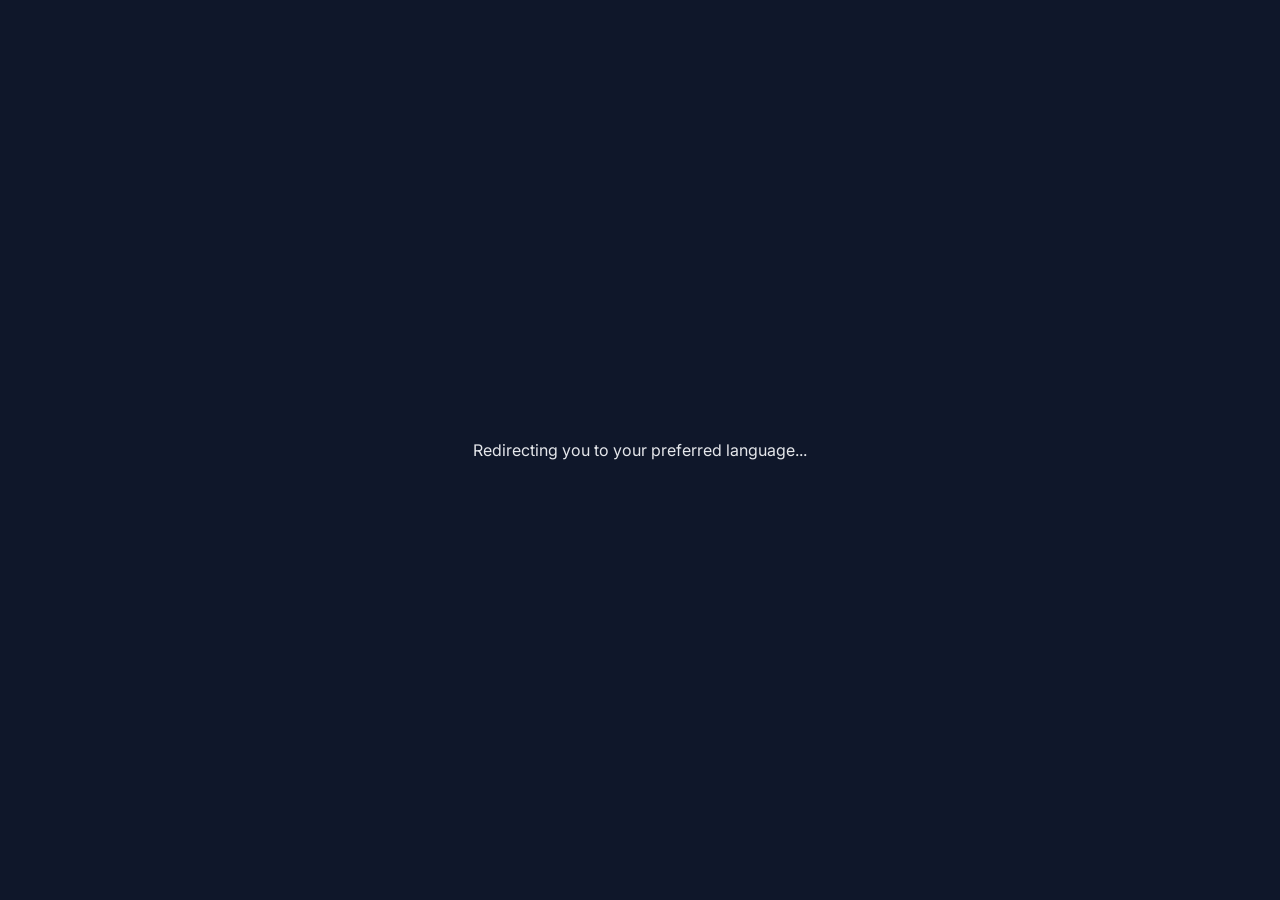
<file: index.html>
<!DOCTYPE html>
<html lang="en">
<head>
  <meta charset="UTF-8">
  <meta http-equiv="X-UA-Compatible" content="IE=edge">
  <meta name="viewport" content="width=device-width, initial-scale=1">
  <title>Solutrend Group — Technology Partners</title>
  <meta name="description" content="Solutrend Group partners with executive teams to turn complex technology into measurable business outcomes.">
  <meta name="robots" content="noindex, follow">
  <link rel="canonical" href="https://solutrend.com/">
  <link rel="alternate" hreflang="pt" href="https://solutrend.com/pt/">
  <link rel="alternate" hreflang="en" href="https://solutrend.com/en/">
  <link rel="alternate" hreflang="es" href="https://solutrend.com/es/">
  <link rel="alternate" hreflang="x-default" href="https://solutrend.com/en/">

  <!-- Google tag (gtag.js) -->
  <script async src="https://www.googletagmanager.com/gtag/js?id=G-K581PKVDGC"></script>
  <script>
    window.dataLayer = window.dataLayer || [];
    function gtag(){dataLayer.push(arguments);}
    gtag('js', new Date());

    gtag('config', 'G-K581PKVDGC');
  </script>

  <!-- Favicons (placeholders) -->
  <link rel="icon" href="/assets/icons/icon.ico">
  <link rel="manifest" href="/assets/site.webmanifest">

  <!-- Inter font -->
  <link rel="preconnect" href="https://fonts.googleapis.com">
  <link rel="preconnect" href="https://fonts.gstatic.com" crossorigin>
  <link href="https://fonts.googleapis.com/css2?family=Inter:wght@300;400;500;600;700&display=swap" rel="stylesheet">

  <style>
    body {
      margin: 0;
      min-height: 100vh;
      display: flex;
      align-items: center;
      justify-content: center;
      font-family: "Inter", system-ui, -apple-system, BlinkMacSystemFont, "Segoe UI", sans-serif;
      background-color: #0F172A;
      color: #E5E7EB;
    }
    .redirect-shell {
      text-align: center;
      padding: 2rem;
    }
    .redirect-shell a {
      color: #93C5FD;
    }
  </style>

  <script>
    (function () {
      var lang = (navigator.language || navigator.userLanguage || "en").toLowerCase();
      var hash = window.location.hash || "";

      var target = "/en/";

      if (lang.startsWith("pt")) {
        target = "/pt/";
      }
      else if (lang.startsWith("es")) {
        target = "/es/";
      }

      if (window.location.pathname === "/") {
        window.location.replace(target + hash);
      }
    })();
  </script>
</head>
<body>
  <div class="redirect-shell">
    <p>Redirecting you to your preferred language...</p>
    <noscript>
      <p>Please select your language:</p>
      <p>
        <a href="/en/">English</a> ·
        <a href="/pt/">Português</a> ·
        <a href="/es/">Español</a>
      </p>
    </noscript>
  </div>
</body>
</html>
</file>
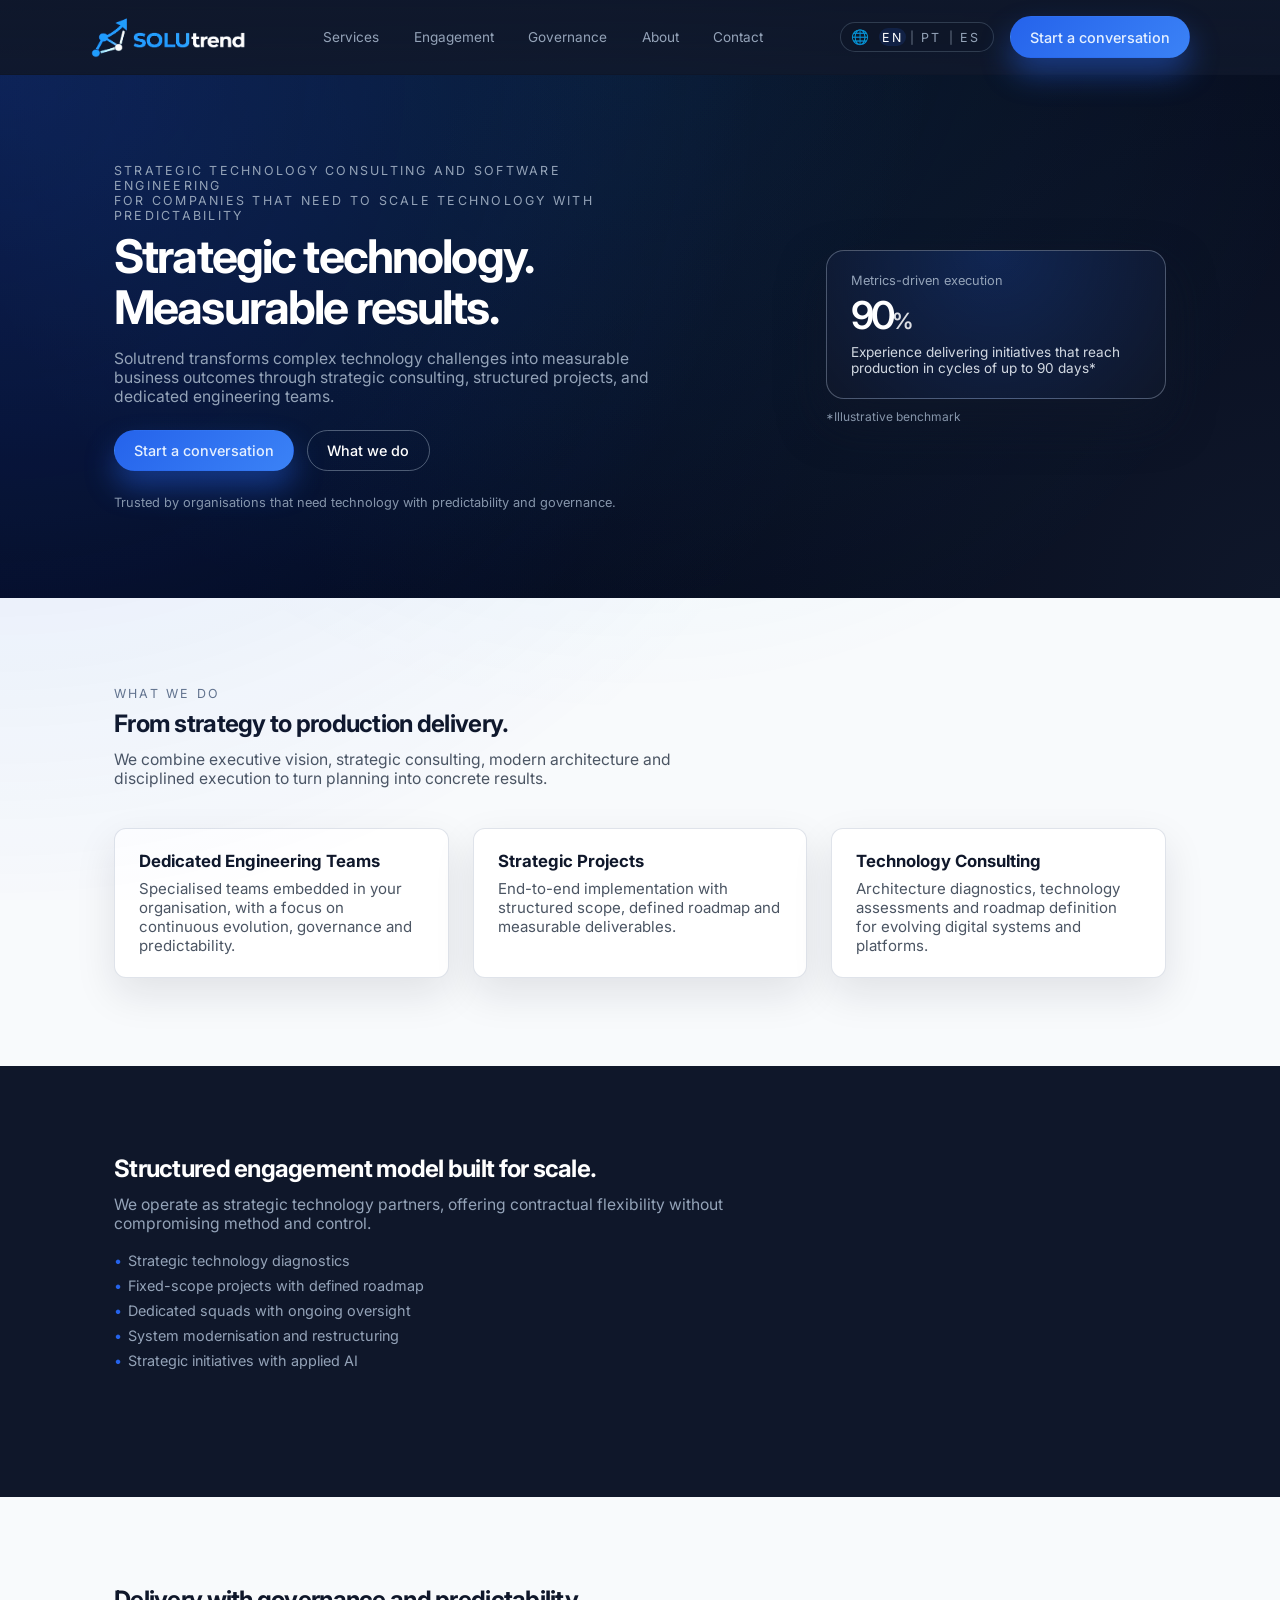
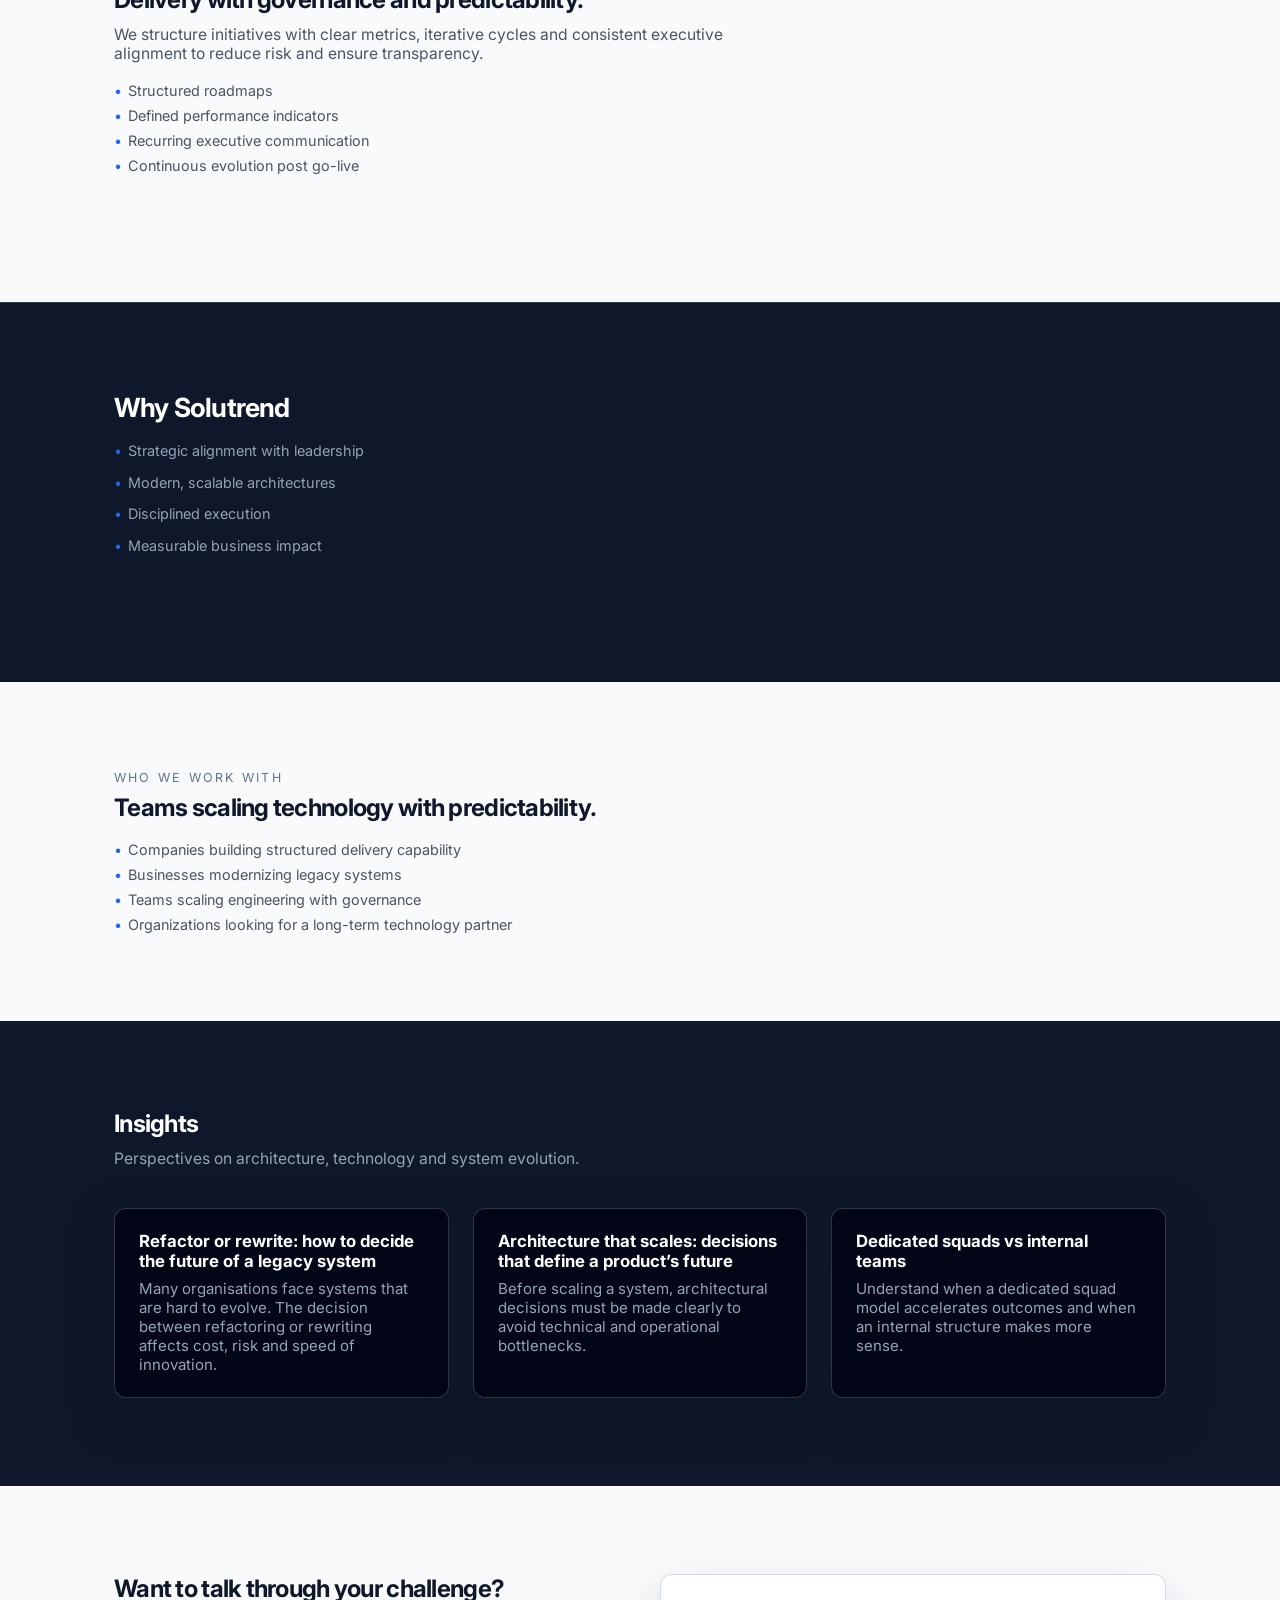
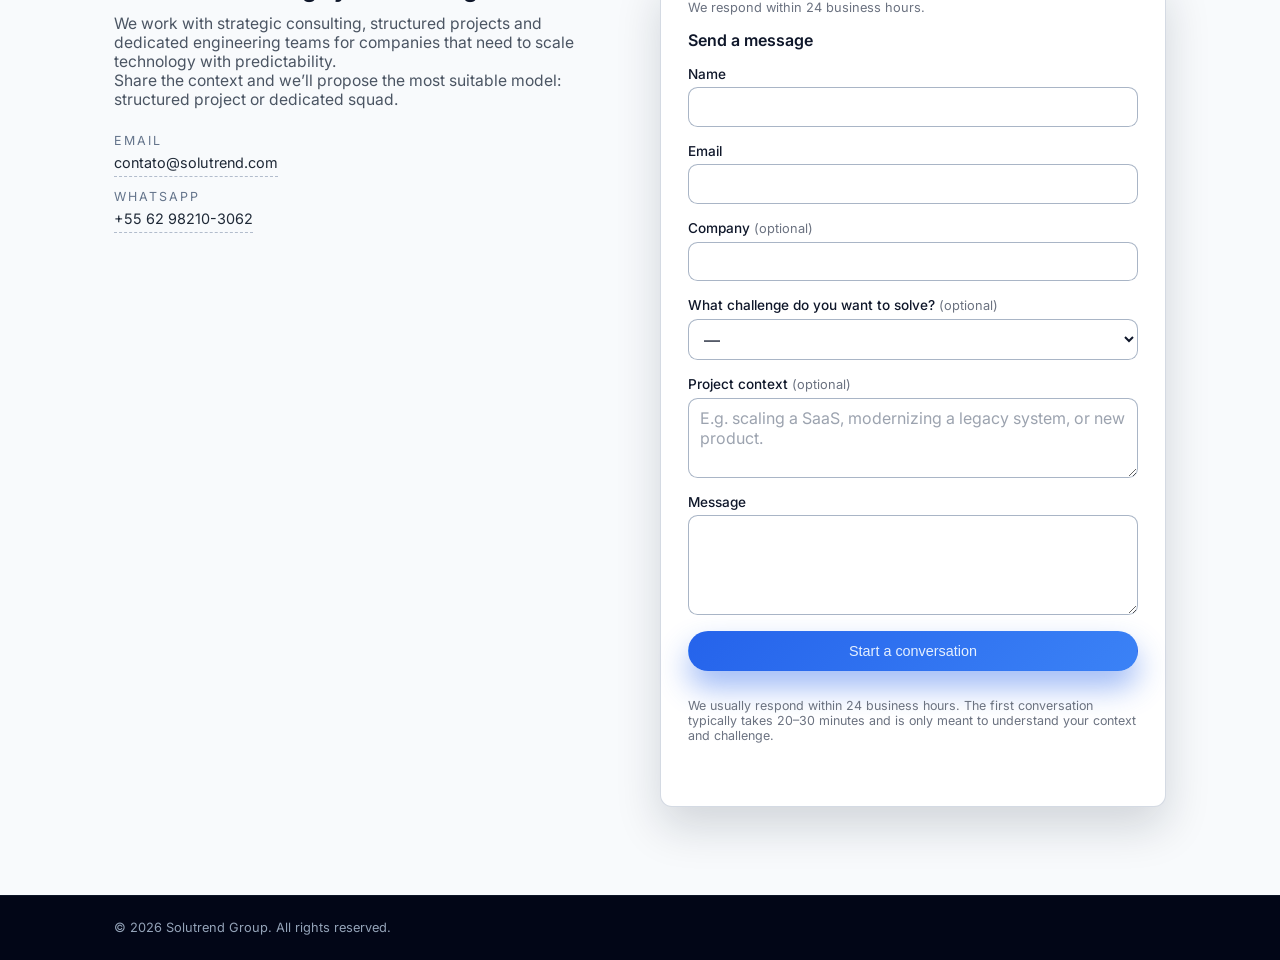
<file: en/index.html>
<!DOCTYPE html>
<html lang="en">
<head>
  <meta charset="UTF-8">
  <meta http-equiv="X-UA-Compatible" content="IE=edge">
  <meta name="viewport" content="width=device-width, initial-scale=1">

  <title>Solutrend — Strategic Technology. Measurable Results.</title>
  <meta name="description" content="Technology consulting, SaaS development and on-demand engineering teams.">

  <link rel="canonical" href="https://solutrend.com/en/">
  <link rel="alternate" hreflang="pt" href="https://solutrend.com/pt/">
  <link rel="alternate" hreflang="en" href="https://solutrend.com/en/">
  <link rel="alternate" hreflang="es" href="https://solutrend.com/es/">
  <link rel="alternate" hreflang="x-default" href="https://solutrend.com/en/">

  <meta property="og:title" content="Solutrend — Strategic Technology. Measurable Results.">
  <meta property="og:description" content="Technology consulting, SaaS development and on-demand engineering teams.">
  <meta property="og:image" content="https://solutrend.com/assets/images/og_en.png">
  <meta property="og:url" content="https://solutrend.com/en/">
  <meta property="og:type" content="website">

  <meta name="twitter:card" content="summary_large_image">
  <meta name="twitter:title" content="Solutrend — Strategic Technology. Measurable Results.">
  <meta name="twitter:description" content="Technology consulting, SaaS development and on-demand engineering teams.">
  <meta name="twitter:image" content="https://solutrend.com/assets/images/og_en.png">

  <!-- Google tag (gtag.js) -->
  <script async src="https://www.googletagmanager.com/gtag/js?id=G-K581PKVDGC"></script>
  <script>
    window.dataLayer = window.dataLayer || [];
    function gtag(){dataLayer.push(arguments);}
    gtag('js', new Date());

    gtag('config', 'G-K581PKVDGC');
  </script>

  <link rel="icon" href="/assets/icons/icon.ico">
  <link rel="manifest" href="/assets/site.webmanifest">

  <link rel="preconnect" href="https://fonts.googleapis.com">
  <link rel="preconnect" href="https://fonts.gstatic.com" crossorigin>
  <link href="https://fonts.googleapis.com/css2?family=Inter:wght@300;400;500;600;700&display=swap" rel="stylesheet">

  <link rel="stylesheet" href="/css/styles.css">
</head>
<body>
  <header class="site-header" id="top">
    <div class="container header-inner">
      <div class="logo">
        <img
          src="/assets/images/logo_solutrend.webp"
          alt="Solutrend"
          class="logo-img"
          loading="lazy"
        />
      </div>

      <nav class="nav" aria-label="Main navigation">
        <button class="nav-toggle" aria-label="Toggle navigation" aria-expanded="false">
          <span class="nav-toggle-bar"></span>
          <span class="nav-toggle-bar"></span>
        </button>
        <ul class="nav-list">
          <li><a href="#services">Services</a></li>
          <li><a href="#engagement">Engagement</a></li>
          <li><a href="#governance">Governance</a></li>
          <li><a href="#about">About</a></li>
          <li><a href="#contact">Contact</a></li>
        </ul>
      </nav>

      <div class="header-actions">
        <div class="lang-switcher" aria-label="Language selector">
          <span class="lang-icon" aria-hidden="true">🌐</span>
          <a href="/en/" class="lang-link lang-link--active" data-lang="en">EN</a>
          <span class="lang-divider" aria-hidden="true">|</span>
          <a href="/pt/" class="lang-link" data-lang="pt">PT</a>
          <span class="lang-divider" aria-hidden="true">|</span>
          <a href="/es/" class="lang-link" data-lang="es">ES</a>
        </div>
        <a href="#contact" class="btn btn-primary header-cta">Start a conversation</a>
      </div>
    </div>
  </header>

  <main>
    <section class="section section-hero" aria-labelledby="hero-heading">
      <div class="hero-glow" aria-hidden="true"></div>
      <div class="container hero-grid">
        <div class="hero-text">
          <p class="eyebrow">
            STRATEGIC TECHNOLOGY CONSULTING AND SOFTWARE ENGINEERING<br>
            FOR COMPANIES THAT NEED TO SCALE TECHNOLOGY WITH PREDICTABILITY
          </p>
          <h1 id="hero-heading">Strategic technology. Measurable results.</h1>
          <p class="hero-subtitle">
            Solutrend transforms complex technology challenges into measurable business outcomes through strategic consulting, structured projects, and dedicated engineering teams.
          </p>
          <div class="hero-actions">
            <a href="#contact" class="btn btn-primary">Start a conversation</a>
            <a href="#services" class="btn btn-ghost">What we do</a>
          </div>
          <p class="hero-footnote">
            Trusted by organisations that need technology with predictability and governance.
          </p>
        </div>
        <aside class="hero-highlight" aria-label="Execution metrics">
          <div class="hero-card">
            <p class="hero-card-label">Metrics-driven execution</p>
            <p class="hero-card-metric">90<span>%</span></p>
            <p class="hero-card-caption">Experience delivering initiatives that reach production in cycles of up to 90 days*</p>
          </div>
          <p class="hero-card-disclaimer">*Illustrative benchmark</p>
        </aside>
      </div>
    </section>

    <section class="section section-light" id="services" aria-labelledby="services-heading">
      <div class="container">
        <header class="section-heading">
          <p class="eyebrow">WHAT WE DO</p>
          <h2 id="services-heading">From strategy to production delivery.</h2>
          <p class="section-lead">
            We combine executive vision, strategic consulting, modern architecture and disciplined execution to turn planning into concrete results.
          </p>
        </header>
        <div class="cards-grid">
          <article class="card">
            <h3>Dedicated Engineering Teams</h3>
            <p>Specialised teams embedded in your organisation, with a focus on continuous evolution, governance and predictability.</p>
          </article>
          <article class="card">
            <h3>Strategic Projects</h3>
            <p>End-to-end implementation with structured scope, defined roadmap and measurable deliverables.</p>
          </article>
          <article class="card">
            <h3>Technology Consulting</h3>
            <p>Architecture diagnostics, technology assessments and roadmap definition for evolving digital systems and platforms.</p>
          </article>
        </div>
      </div>
    </section>

    <section class="section" id="engagement" aria-labelledby="engagement-heading">
      <div class="container">
        <header class="section-heading">
          <h2 id="engagement-heading">Structured engagement model built for scale.</h2>
          <p class="section-lead">
            We operate as strategic technology partners, offering contractual flexibility without compromising method and control.
          </p>
          <ul class="bullet-list">
            <li>Strategic technology diagnostics</li>
            <li>Fixed-scope projects with defined roadmap</li>
            <li>Dedicated squads with ongoing oversight</li>
            <li>System modernisation and restructuring</li>
            <li>Strategic initiatives with applied AI</li>
          </ul>
        </header>
      </div>
    </section>

    <section class="section section-light" id="governance" aria-labelledby="governance-heading">
      <div class="container">
        <header class="section-heading">
          <h2 id="governance-heading">Delivery with governance and predictability.</h2>
          <p class="section-lead">
            We structure initiatives with clear metrics, iterative cycles and consistent executive alignment to reduce risk and ensure transparency.
          </p>
          <ul class="bullet-list">
            <li>Structured roadmaps</li>
            <li>Defined performance indicators</li>
            <li>Recurring executive communication</li>
            <li>Continuous evolution post go-live</li>
          </ul>
        </header>
      </div>
    </section>

    <section class="section" id="about" aria-labelledby="about-heading">
      <div class="container">
        <header class="section-heading">
          <h2 id="about-heading">Why Solutrend</h2>
          <ul class="bullet-list">
            <li>Strategic alignment with leadership</li>
            <li>Modern, scalable architectures</li>
            <li>Disciplined execution</li>
            <li>Measurable business impact</li>
          </ul>
        </header>
      </div>
    </section>

    <section class="section section-light" id="audience" aria-labelledby="audience-heading">
      <div class="container">
        <header class="section-heading section-heading--compact">
          <p class="eyebrow">WHO WE WORK WITH</p>
          <h2 id="audience-heading">Teams scaling technology with predictability.</h2>
          <ul class="bullet-list">
            <li>Companies building structured delivery capability</li>
            <li>Businesses modernizing legacy systems</li>
            <li>Teams scaling engineering with governance</li>
            <li>Organizations looking for a long-term technology partner</li>
          </ul>
        </header>
      </div>
    </section>

    <section class="section" id="insights" aria-labelledby="insights-heading">
      <div class="container">
        <header class="section-heading">
          <h2 id="insights-heading">Insights</h2>
          <p class="section-lead">
            Perspectives on architecture, technology and system evolution.
          </p>
        </header>
        <div class="cards-grid">
          <article class="card">
            <h3>Refactor or rewrite: how to decide the future of a legacy system</h3>
            <p>
              Many organisations face systems that are hard to evolve. The decision between refactoring or rewriting affects cost, risk and speed of innovation.
            </p>
          </article>
          <article class="card">
            <h3>Architecture that scales: decisions that define a product’s future</h3>
            <p>
              Before scaling a system, architectural decisions must be made clearly to avoid technical and operational bottlenecks.
            </p>
          </article>
          <article class="card">
            <h3>Dedicated squads vs internal teams</h3>
            <p>
              Understand when a dedicated squad model accelerates outcomes and when an internal structure makes more sense.
            </p>
          </article>
        </div>
      </div>
    </section>

    <section class="section section-light" id="contact" aria-labelledby="contact-heading">
      <div class="container contact-grid">
        <div class="contact-intro">
          <h2 id="contact-heading">Want to talk through your challenge?</h2>
          <p class="section-lead">
            We work with strategic consulting, structured projects and dedicated engineering teams for companies that need to scale technology with predictability.
          </p>
          <p class="section-lead">
            Share the context and we’ll propose the most suitable model: structured project or dedicated squad.
          </p>
          <div class="contact-links">
            <div>
              <span class="contact-label">Email</span>
              <a href="mailto:contato@solutrend.com" class="contact-link">contato@solutrend.com</a>
            </div>
            <div>
              <span class="contact-label">WhatsApp</span>
              <a href="https://wa.me/5562982103062" class="contact-link" aria-label="Contact via WhatsApp">+55 62 98210-3062</a>
            </div>
          </div>
        </div>
        <div class="contact-form-wrapper">
          <p class="contact-trust">We respond within 24 business hours.</p>
          <h3 class="form-title">Send a message</h3>
          <form class="contact-form" id="contact-form" method="POST">
            <div class="form-field form-field--hidden" aria-hidden="true">
              <label for="website">Website</label>
              <input
                type="text"
                id="website"
                name="website"
                tabindex="-1"
                autocomplete="off"
              >
            </div>

            <input type="hidden" id="form-loaded-at" name="formLoadedAt" value="">
            <input type="hidden" name="language" value="en">
            <input type="hidden" name="page" value="/en/">

            <div class="form-field">
              <label for="name">Name</label>
              <input type="text" id="name" name="name" required autocomplete="name">
            </div>
            <div class="form-field">
              <label for="email">Email</label>
              <input type="email" id="email" name="email" required autocomplete="email">
            </div>
            <div class="form-field">
              <label for="company">Company <span class="form-optional" aria-hidden="true">(optional)</span></label>
              <input type="text" id="company" name="company" autocomplete="organization" aria-optional="true">
            </div>
            <div class="form-field">
              <label for="need-type">What challenge do you want to solve? <span class="form-optional" aria-hidden="true">(optional)</span></label>
              <select id="need-type" name="need_type" aria-optional="true">
                <option value="">—</option>
                <option value="Scale a digital product or SaaS platform">Scale a digital product or SaaS platform</option>
                <option value="Modernize an existing system">Modernize an existing system</option>
                <option value="Assess architecture or technology choices">Assess architecture or technology choices</option>
                <option value="Build or accelerate an engineering team">Build or accelerate an engineering team</option>
                <option value="Initiative involving AI">Initiative involving AI</option>
                <option value="Still exploring the best approach">Still exploring the best approach</option>
              </select>
            </div>
            <div class="form-field">
              <label for="project-context">Project context <span class="form-optional" aria-hidden="true">(optional)</span></label>
              <textarea id="project-context" name="project_context" rows="3" aria-optional="true"
                placeholder="E.g. scaling a SaaS, modernizing a legacy system, or new product."></textarea>
            </div>
            <div class="form-field">
              <label for="message">Message</label>
              <textarea id="message" name="message" rows="4" required></textarea>
            </div>
            <button type="submit" class="btn btn-primary">Start a conversation</button>
            <p class="form-footnote">
              We usually respond within 24 business hours. The first conversation typically takes 20–30 minutes and is only meant to understand your context and challenge.
            </p>
            <p class="form-success" id="form-success" role="status" aria-live="polite"></p>
          </form>
        </div>
      </div>
    </section>
  </main>

  <footer class="site-footer">
    <div class="container footer-inner">
      <p class="footer-copy">&copy; <span id="year"></span> Solutrend Group. All rights reserved.</p>
    </div>
  </footer>

  <script src="/js/main.js"></script>
</body>
</html>
</file>
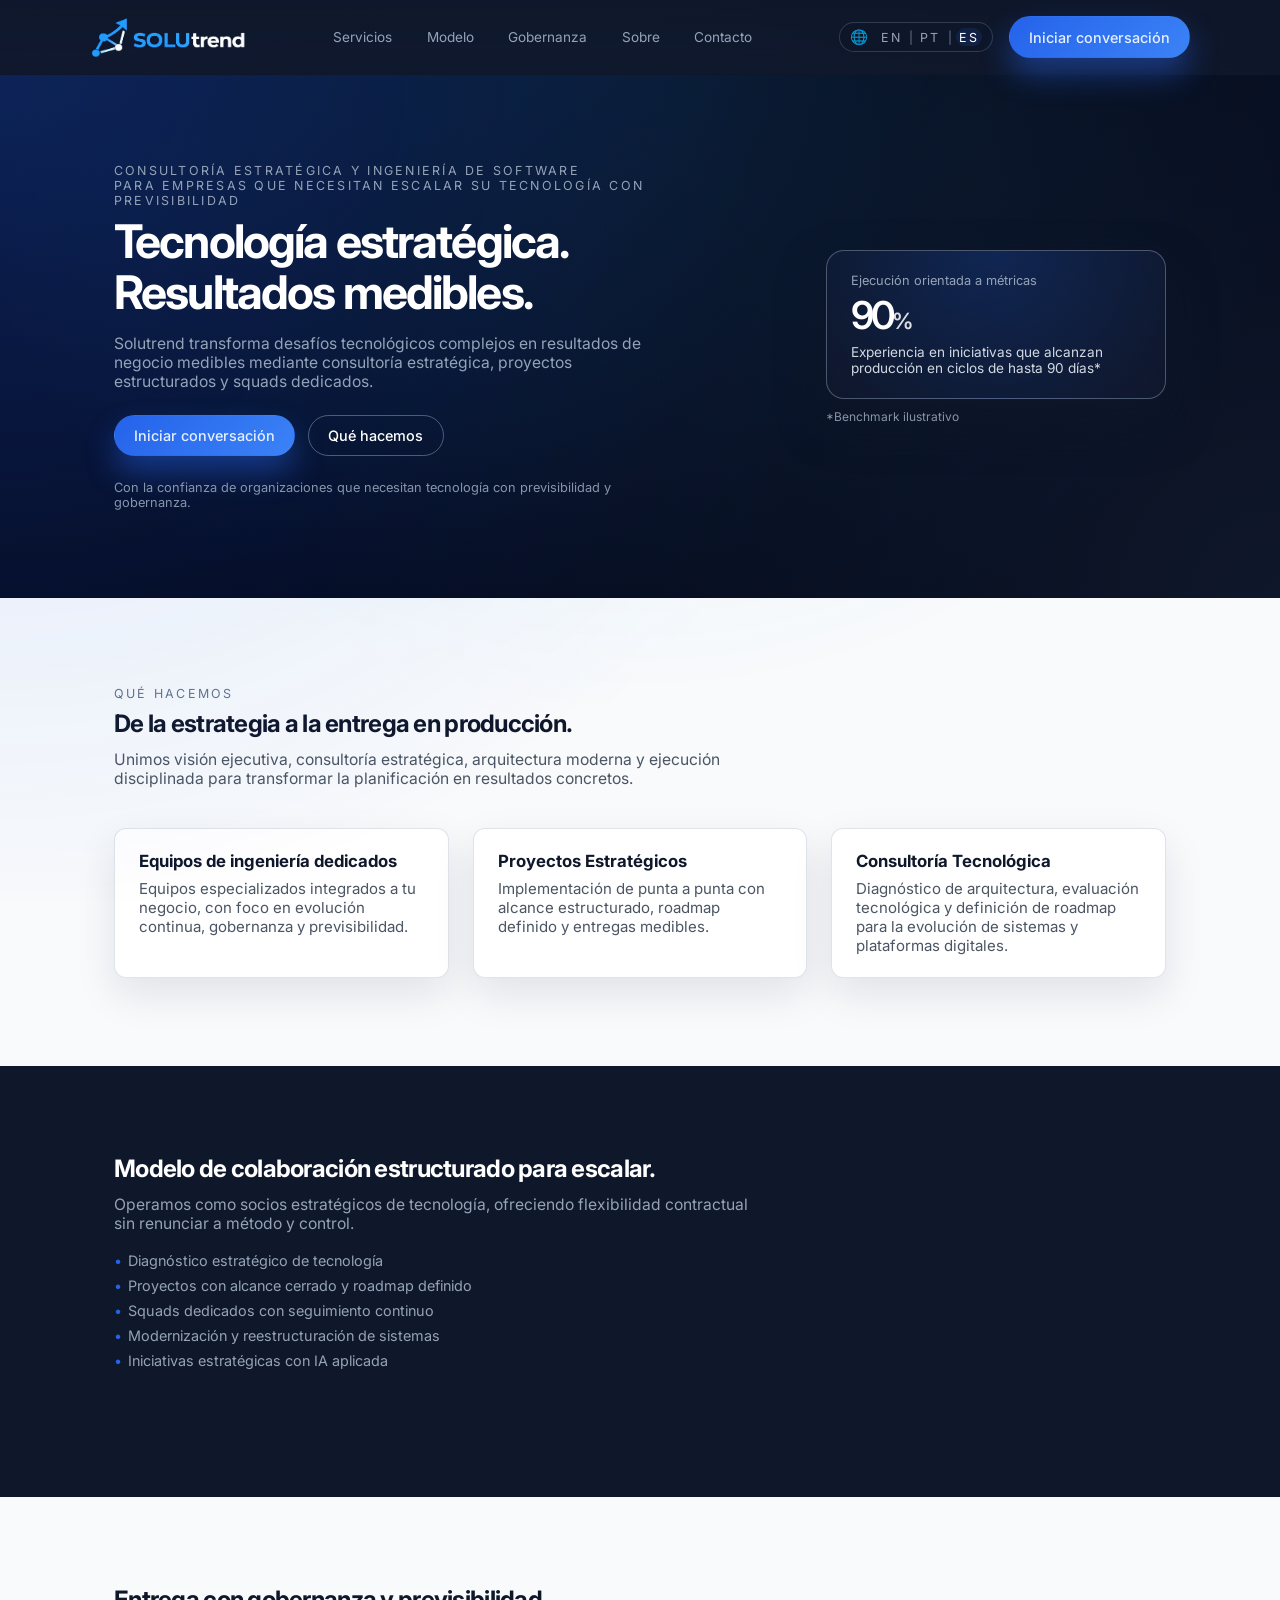
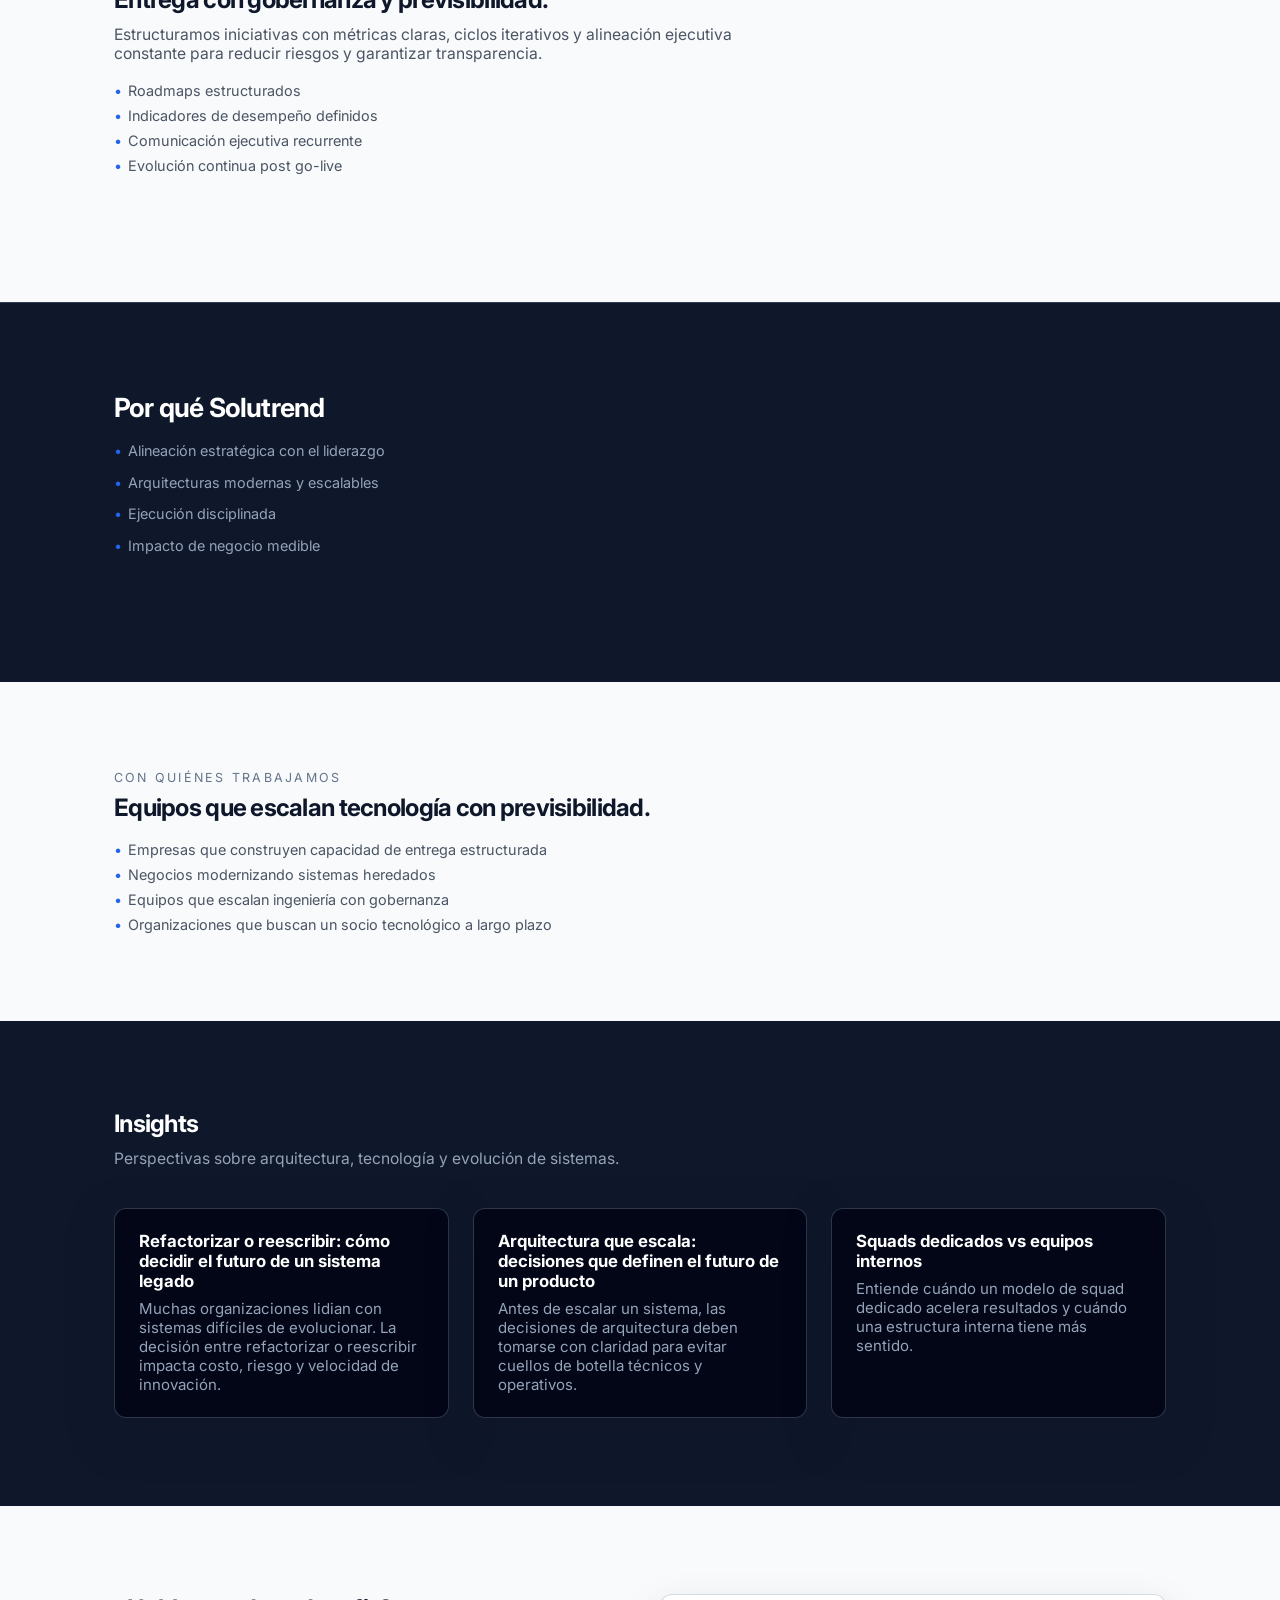
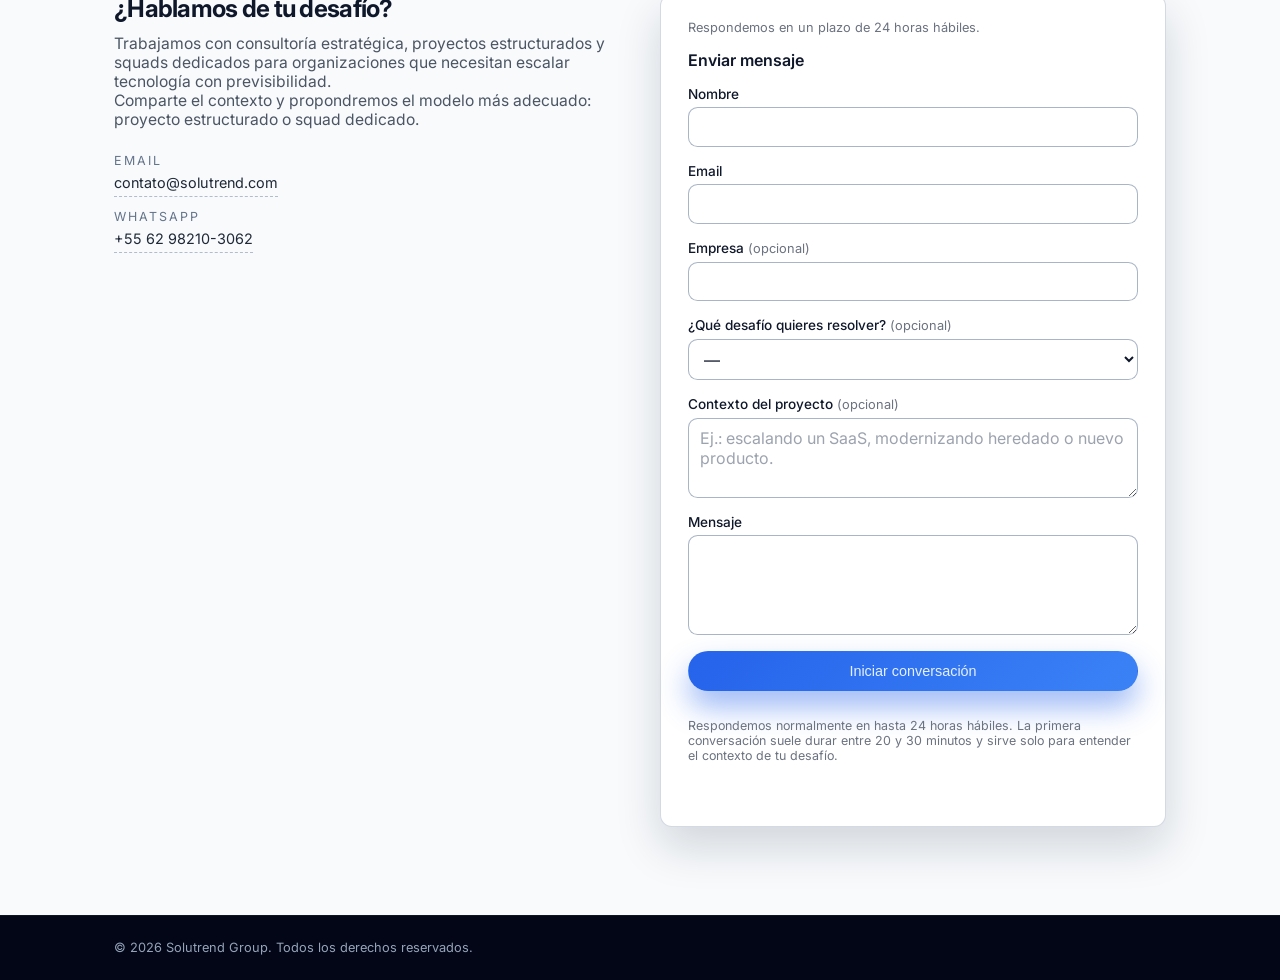
<file: es/index.html>
<!DOCTYPE html>
<html lang="es">
<head>
  <meta charset="UTF-8">
  <meta http-equiv="X-UA-Compatible" content="IE=edge">
  <meta name="viewport" content="width=device-width, initial-scale=1">

  <title>Solutrend — Tecnología estratégica. Resultados medibles.</title>
  <meta name="description" content="Consultoría tecnológica, desarrollo de SaaS y equipos de ingeniería bajo demanda.">

  <link rel="canonical" href="https://solutrend.com/es/">
  <link rel="alternate" hreflang="pt" href="https://solutrend.com/pt/">
  <link rel="alternate" hreflang="en" href="https://solutrend.com/en/">
  <link rel="alternate" hreflang="es" href="https://solutrend.com/es/">
  <link rel="alternate" hreflang="x-default" href="https://solutrend.com/en/">

  <meta property="og:title" content="Solutrend — Tecnología estratégica. Resultados medibles.">
  <meta property="og:description" content="Consultoría tecnológica, desarrollo de SaaS y equipos de ingeniería bajo demanda.">
  <meta property="og:image" content="https://solutrend.com/assets/images/og_es.png">
  <meta property="og:url" content="https://solutrend.com/es/">
  <meta property="og:type" content="website">

  <meta name="twitter:card" content="summary_large_image">
  <meta name="twitter:title" content="Solutrend — Tecnología estratégica. Resultados medibles.">
  <meta name="twitter:description" content="Consultoría tecnológica, desarrollo de SaaS y equipos de ingeniería bajo demanda.">
  <meta name="twitter:image" content="https://solutrend.com/assets/images/og_es.png">

  <!-- Google tag (gtag.js) -->
  <script async src="https://www.googletagmanager.com/gtag/js?id=G-K581PKVDGC"></script>
  <script>
    window.dataLayer = window.dataLayer || [];
    function gtag(){dataLayer.push(arguments);}
    gtag('js', new Date());

    gtag('config', 'G-K581PKVDGC');
  </script>

  <link rel="icon" href="/assets/icons/icon.ico">
  <link rel="manifest" href="/assets/site.webmanifest">

  <link rel="preconnect" href="https://fonts.googleapis.com">
  <link rel="preconnect" href="https://fonts.gstatic.com" crossorigin>
  <link href="https://fonts.googleapis.com/css2?family=Inter:wght@300;400;500;600;700&display=swap" rel="stylesheet">

  <link rel="stylesheet" href="/css/styles.css">
</head>
<body>
  <header class="site-header" id="top">
    <div class="container header-inner">
      <div class="logo">
        <img
          src="/assets/images/logo_solutrend.webp"
          alt="Solutrend"
          class="logo-img"
          loading="lazy"
        />
      </div>

      <nav class="nav" aria-label="Navegación principal">
        <button class="nav-toggle" aria-label="Alternar navegación" aria-expanded="false">
          <span class="nav-toggle-bar"></span>
          <span class="nav-toggle-bar"></span>
        </button>
        <ul class="nav-list">
          <li><a href="#services">Servicios</a></li>
          <li><a href="#engagement">Modelo</a></li>
          <li><a href="#governance">Gobernanza</a></li>
          <li><a href="#about">Sobre</a></li>
          <li><a href="#contact">Contacto</a></li>
        </ul>
      </nav>

      <div class="header-actions">
        <div class="lang-switcher" aria-label="Selector de idioma">
          <span class="lang-icon" aria-hidden="true">🌐</span>
          <a href="/en/" class="lang-link" data-lang="en">EN</a>
          <span class="lang-divider" aria-hidden="true">|</span>
          <a href="/pt/" class="lang-link" data-lang="pt">PT</a>
          <span class="lang-divider" aria-hidden="true">|</span>
          <a href="/es/" class="lang-link lang-link--active" data-lang="es">ES</a>
        </div>
        <a href="#contact" class="btn btn-primary header-cta">Iniciar conversación</a>
      </div>
    </div>
  </header>

  <main>
    <section class="section section-hero" aria-labelledby="hero-heading">
      <div class="hero-glow" aria-hidden="true"></div>
      <div class="container hero-grid">
        <div class="hero-text">
          <p class="eyebrow">
            CONSULTORÍA ESTRATÉGICA Y INGENIERÍA DE SOFTWARE<br>
            PARA EMPRESAS QUE NECESITAN ESCALAR SU TECNOLOGÍA CON PREVISIBILIDAD
          </p>
          <h1 id="hero-heading">Tecnología estratégica. Resultados medibles.</h1>
          <p class="hero-subtitle">
            Solutrend transforma desafíos tecnológicos complejos en resultados de negocio medibles mediante consultoría estratégica, proyectos estructurados y squads dedicados.
          </p>
          <div class="hero-actions">
            <a href="#contact" class="btn btn-primary">Iniciar conversación</a>
            <a href="#services" class="btn btn-ghost">Qué hacemos</a>
          </div>
          <p class="hero-footnote">
            Con la confianza de organizaciones que necesitan tecnología con previsibilidad y gobernanza.
          </p>
        </div>
        <aside class="hero-highlight" aria-label="Métricas de ejecución">
          <div class="hero-card">
            <p class="hero-card-label">Ejecución orientada a métricas</p>
            <p class="hero-card-metric">90<span>%</span></p>
            <p class="hero-card-caption">Experiencia en iniciativas que alcanzan producción en ciclos de hasta 90 días*</p>
          </div>
          <p class="hero-card-disclaimer">*Benchmark ilustrativo</p>
        </aside>
      </div>
    </section>

    <section class="section section-light" id="services" aria-labelledby="services-heading">
      <div class="container">
        <header class="section-heading">
          <p class="eyebrow">QUÉ HACEMOS</p>
          <h2 id="services-heading">De la estrategia a la entrega en producción.</h2>
          <p class="section-lead">
            Unimos visión ejecutiva, consultoría estratégica, arquitectura moderna y ejecución disciplinada para transformar la planificación en resultados concretos.
          </p>
        </header>
        <div class="cards-grid">
          <article class="card">
            <h3>Equipos de ingeniería dedicados</h3>
            <p>Equipos especializados integrados a tu negocio, con foco en evolución continua, gobernanza y previsibilidad.</p>
          </article>
          <article class="card">
            <h3>Proyectos Estratégicos</h3>
            <p>Implementación de punta a punta con alcance estructurado, roadmap definido y entregas medibles.</p>
          </article>
          <article class="card">
            <h3>Consultoría Tecnológica</h3>
            <p>Diagnóstico de arquitectura, evaluación tecnológica y definición de roadmap para la evolución de sistemas y plataformas digitales.</p>
          </article>
        </div>
      </div>
    </section>

    <section class="section" id="engagement" aria-labelledby="engagement-heading">
      <div class="container">
        <header class="section-heading">
          <h2 id="engagement-heading">Modelo de colaboración estructurado para escalar.</h2>
          <p class="section-lead">
            Operamos como socios estratégicos de tecnología, ofreciendo flexibilidad contractual sin renunciar a método y control.
          </p>
          <ul class="bullet-list">
            <li>Diagnóstico estratégico de tecnología</li>
            <li>Proyectos con alcance cerrado y roadmap definido</li>
            <li>Squads dedicados con seguimiento continuo</li>
            <li>Modernización y reestructuración de sistemas</li>
            <li>Iniciativas estratégicas con IA aplicada</li>
          </ul>
        </header>
      </div>
    </section>

    <section class="section section-light" id="governance" aria-labelledby="governance-heading">
      <div class="container">
        <header class="section-heading">
          <h2 id="governance-heading">Entrega con gobernanza y previsibilidad.</h2>
          <p class="section-lead">
            Estructuramos iniciativas con métricas claras, ciclos iterativos y alineación ejecutiva constante para reducir riesgos y garantizar transparencia.
          </p>
          <ul class="bullet-list">
            <li>Roadmaps estructurados</li>
            <li>Indicadores de desempeño definidos</li>
            <li>Comunicación ejecutiva recurrente</li>
            <li>Evolución continua post go-live</li>
          </ul>
        </header>
      </div>
    </section>

    <section class="section" id="about" aria-labelledby="about-heading">
      <div class="container">
        <header class="section-heading">
          <h2 id="about-heading">Por qué Solutrend</h2>
          <ul class="bullet-list">
            <li>Alineación estratégica con el liderazgo</li>
            <li>Arquitecturas modernas y escalables</li>
            <li>Ejecución disciplinada</li>
            <li>Impacto de negocio medible</li>
          </ul>
        </header>
      </div>
    </section>

    <section class="section section-light" id="audience" aria-labelledby="audience-heading">
      <div class="container">
        <header class="section-heading section-heading--compact">
          <p class="eyebrow">CON QUIÉNES TRABAJAMOS</p>
          <h2 id="audience-heading">Equipos que escalan tecnología con previsibilidad.</h2>
          <ul class="bullet-list">
            <li>Empresas que construyen capacidad de entrega estructurada</li>
            <li>Negocios modernizando sistemas heredados</li>
            <li>Equipos que escalan ingeniería con gobernanza</li>
            <li>Organizaciones que buscan un socio tecnológico a largo plazo</li>
          </ul>
        </header>
      </div>
    </section>

    <section class="section" id="insights" aria-labelledby="insights-heading">
      <div class="container">
        <header class="section-heading">
          <h2 id="insights-heading">Insights</h2>
          <p class="section-lead">
            Perspectivas sobre arquitectura, tecnología y evolución de sistemas.
          </p>
        </header>
        <div class="cards-grid">
          <article class="card">
            <h3>Refactorizar o reescribir: cómo decidir el futuro de un sistema legado</h3>
            <p>
              Muchas organizaciones lidian con sistemas difíciles de evolucionar. La decisión entre refactorizar o reescribir impacta costo, riesgo y velocidad de innovación.
            </p>
          </article>
          <article class="card">
            <h3>Arquitectura que escala: decisiones que definen el futuro de un producto</h3>
            <p>
              Antes de escalar un sistema, las decisiones de arquitectura deben tomarse con claridad para evitar cuellos de botella técnicos y operativos.
            </p>
          </article>
          <article class="card">
            <h3>Squads dedicados vs equipos internos</h3>
            <p>
              Entiende cuándo un modelo de squad dedicado acelera resultados y cuándo una estructura interna tiene más sentido.
            </p>
          </article>
        </div>
      </div>
    </section>

    <section class="section section-light" id="contact" aria-labelledby="contact-heading">
      <div class="container contact-grid">
        <div class="contact-intro">
          <h2 id="contact-heading">¿Hablamos de tu desafío?</h2>
          <p class="section-lead">
            Trabajamos con consultoría estratégica, proyectos estructurados y squads dedicados para organizaciones que necesitan escalar tecnología con previsibilidad.
          </p>
          <p class="section-lead">
            Comparte el contexto y propondremos el modelo más adecuado: proyecto estructurado o squad dedicado.
          </p>
          <div class="contact-links">
            <div>
              <span class="contact-label">Email</span>
              <a href="mailto:contato@solutrend.com" class="contact-link">contato@solutrend.com</a>
            </div>
            <div>
              <span class="contact-label">WhatsApp</span>
              <a href="https://wa.me/5562982103062" class="contact-link" aria-label="Contacto por WhatsApp">+55 62 98210-3062</a>
            </div>
          </div>
        </div>
        <div class="contact-form-wrapper">
          <p class="contact-trust">Respondemos en un plazo de 24 horas hábiles.</p>
          <h3 class="form-title">Enviar mensaje</h3>
          <form class="contact-form" id="contact-form" method="POST">
            <div class="form-field form-field--hidden" aria-hidden="true">
              <label for="website">Website</label>
              <input
                type="text"
                id="website"
                name="website"
                tabindex="-1"
                autocomplete="off"
              >
            </div>

            <input type="hidden" id="form-loaded-at" name="formLoadedAt" value="">
            <input type="hidden" name="language" value="es">
            <input type="hidden" name="page" value="/es/">

            <div class="form-field">
              <label for="name">Nombre</label>
              <input type="text" id="name" name="name" required autocomplete="name">
            </div>
            <div class="form-field">
              <label for="email">Email</label>
              <input type="email" id="email" name="email" required autocomplete="email">
            </div>
            <div class="form-field">
              <label for="company">Empresa <span class="form-optional" aria-hidden="true">(opcional)</span></label>
              <input type="text" id="company" name="company" autocomplete="organization" aria-optional="true">
            </div>
            <div class="form-field">
              <label for="need-type">¿Qué desafío quieres resolver? <span class="form-optional" aria-hidden="true">(opcional)</span></label>
              <select id="need-type" name="need_type" aria-optional="true">
                <option value="">—</option>
                <option value="Estructurar o escalar un producto digital">Estructurar o escalar un producto digital</option>
                <option value="Modernizar un sistema existente">Modernizar un sistema existente</option>
                <option value="Evaluar arquitectura o tecnología">Evaluar arquitectura o tecnología</option>
                <option value="Formar o acelerar un equipo de ingeniería">Formar o acelerar un equipo de ingeniería</option>
                <option value="Iniciativa que involucra IA">Iniciativa que involucra IA</option>
                <option value="Aún estoy evaluando">Aún estoy evaluando</option>
              </select>
            </div>
            <div class="form-field">
              <label for="project-context">Contexto del proyecto <span class="form-optional" aria-hidden="true">(opcional)</span></label>
              <textarea id="project-context" name="project_context" rows="3" aria-optional="true"
                placeholder="Ej.: escalando un SaaS, modernizando heredado o nuevo producto."></textarea>
            </div>
            <div class="form-field">
              <label for="message">Mensaje</label>
              <textarea id="message" name="message" rows="4" required></textarea>
            </div>
            <button type="submit" class="btn btn-primary">Iniciar conversación</button>
            <p class="form-footnote">
              Respondemos normalmente en hasta 24 horas hábiles. La primera conversación suele durar entre 20 y 30 minutos y sirve solo para entender el contexto de tu desafío.
            </p>
            <p class="form-success" id="form-success" role="status" aria-live="polite"></p>
          </form>
        </div>
      </div>
    </section>
  </main>

  <footer class="site-footer">
    <div class="container footer-inner">
      <p class="footer-copy">&copy; <span id="year"></span> Solutrend Group. Todos los derechos reservados.</p>
    </div>
  </footer>

  <script src="/js/main.js"></script>
</body>
</html>
</file>
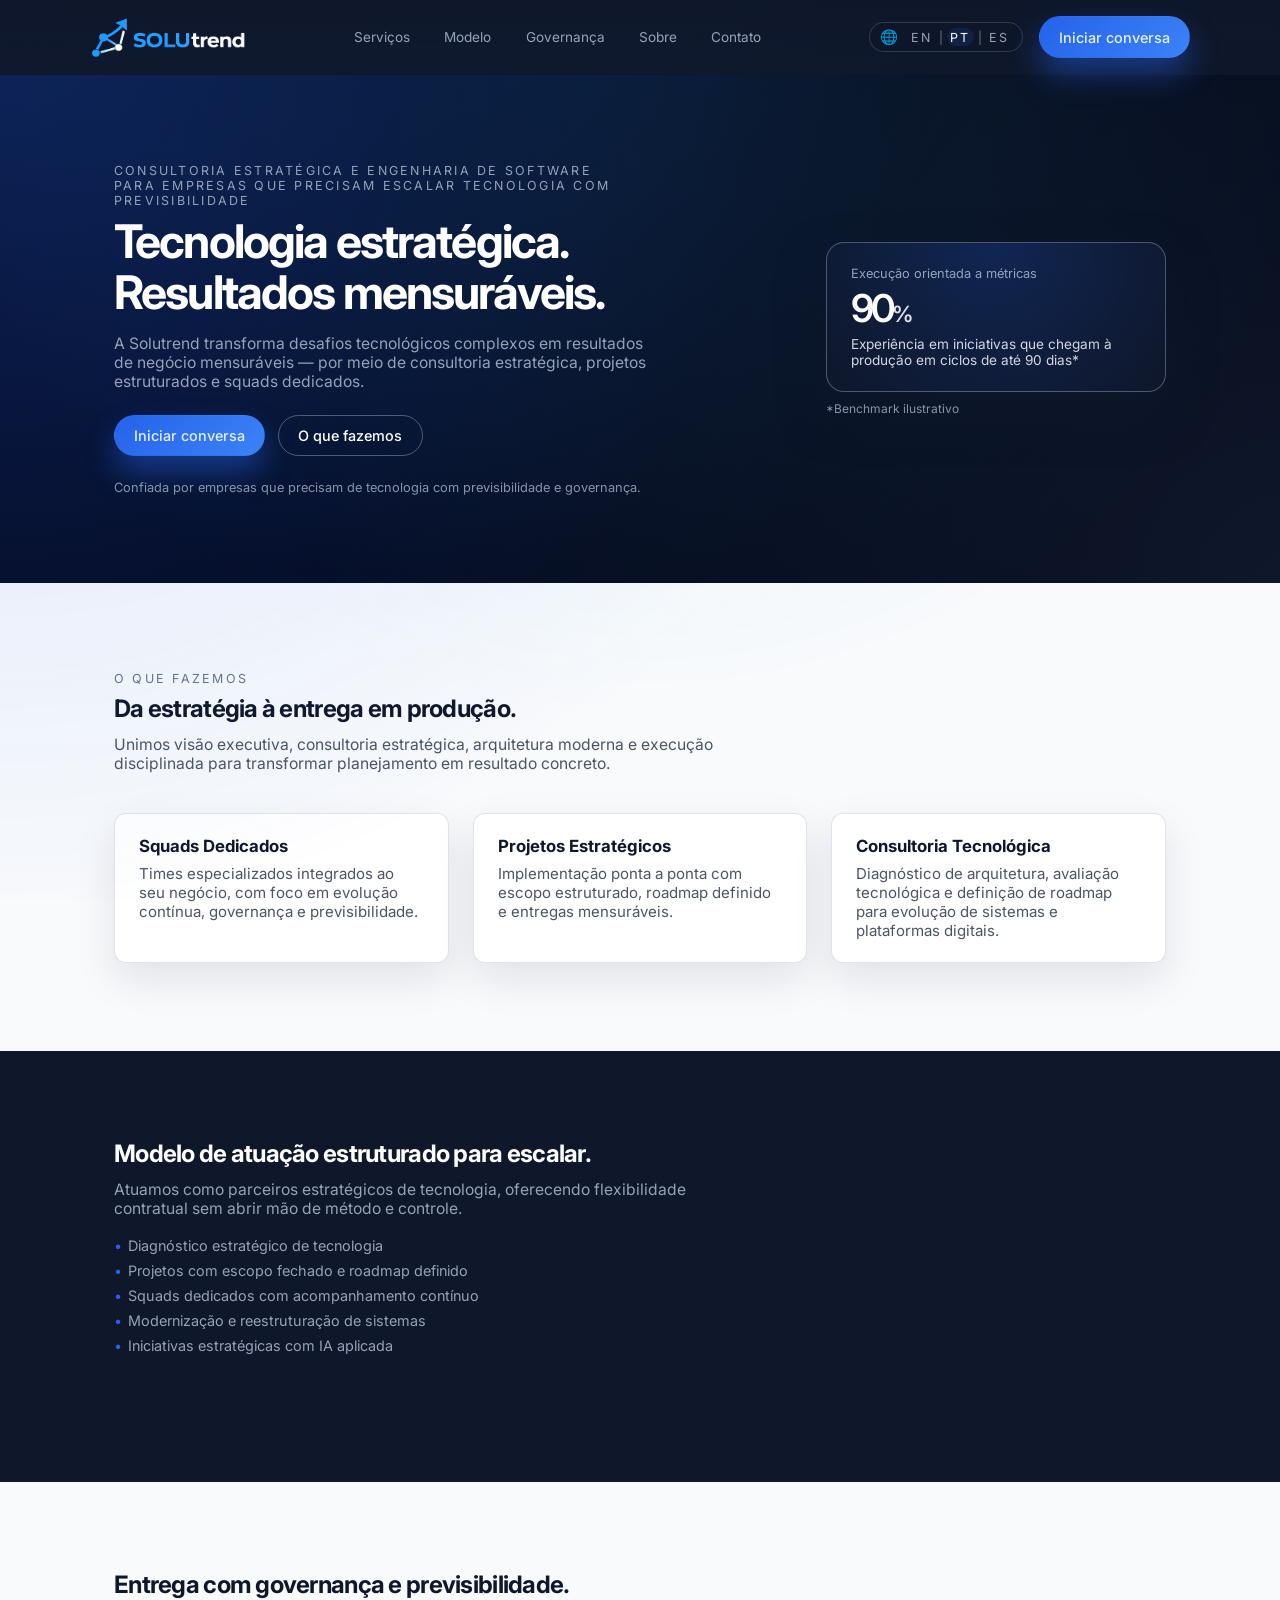
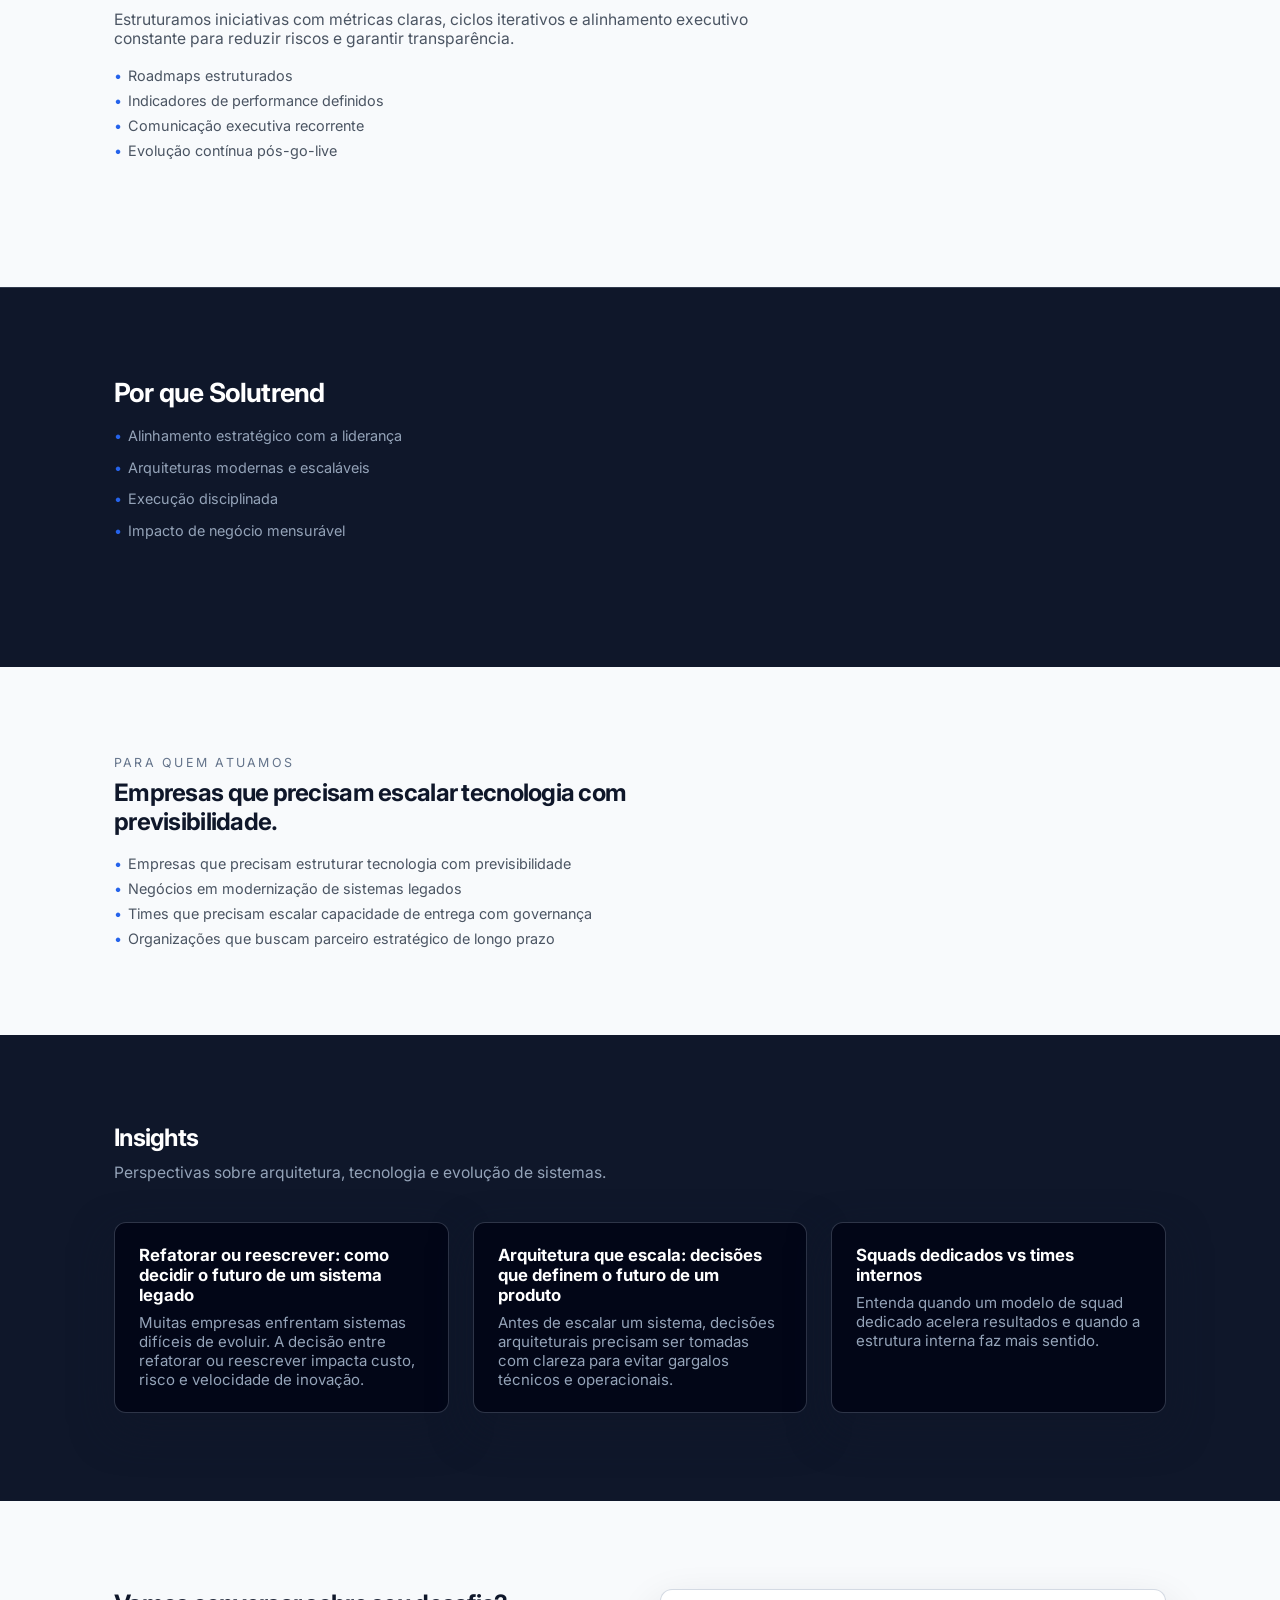
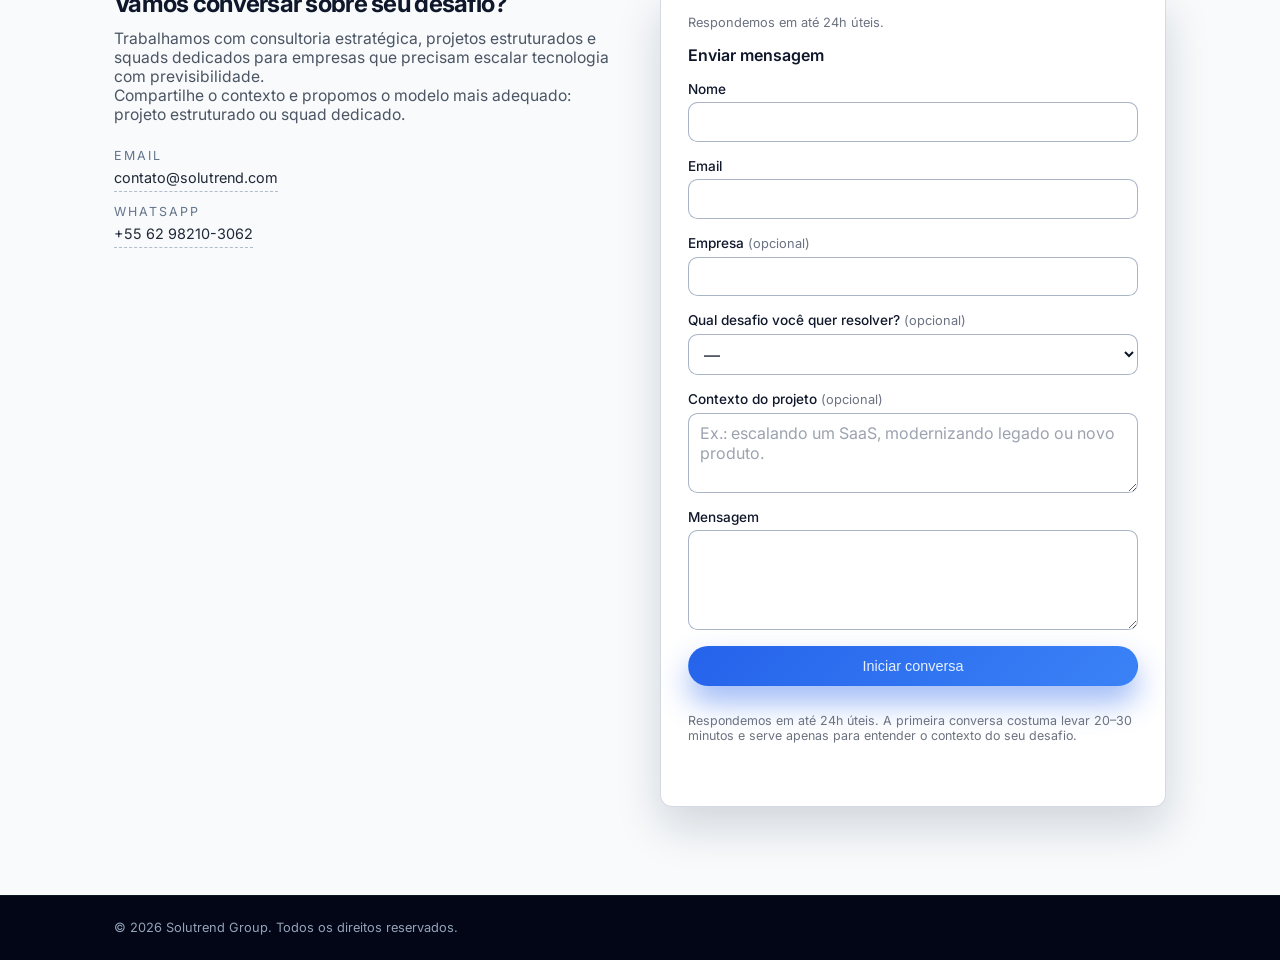
<file: pt/index.html>
<!DOCTYPE html>
<html lang="pt-BR">
<head>
  <meta charset="UTF-8">
  <meta http-equiv="X-UA-Compatible" content="IE=edge">
  <meta name="viewport" content="width=device-width, initial-scale=1">

  <title>Solutrend — Tecnologia estratégica. Resultados mensuráveis.</title>
  <meta name="description" content="Consultoria em tecnologia, desenvolvimento de SaaS e squads de engenharia sob demanda.">

  <link rel="canonical" href="https://solutrend.com/pt/">
  <link rel="alternate" hreflang="pt" href="https://solutrend.com/pt/">
  <link rel="alternate" hreflang="en" href="https://solutrend.com/en/">
  <link rel="alternate" hreflang="es" href="https://solutrend.com/es/">
  <link rel="alternate" hreflang="x-default" href="https://solutrend.com/en/">

  <meta property="og:title" content="Solutrend — Tecnologia estratégica. Resultados mensuráveis.">
  <meta property="og:description" content="Consultoria em tecnologia, desenvolvimento de SaaS e squads de engenharia sob demanda.">
  <meta property="og:image" content="https://solutrend.com/assets/images/og_pt.png">
  <meta property="og:url" content="https://solutrend.com/pt/">
  <meta property="og:type" content="website">

  <meta name="twitter:card" content="summary_large_image">
  <meta name="twitter:title" content="Solutrend — Tecnologia estratégica. Resultados mensuráveis.">
  <meta name="twitter:description" content="Consultoria em tecnologia, desenvolvimento de SaaS e squads de engenharia sob demanda.">
  <meta name="twitter:image" content="https://solutrend.com/assets/images/og_pt.png">

  <!-- Google tag (gtag.js) -->
  <script async src="https://www.googletagmanager.com/gtag/js?id=G-K581PKVDGC"></script>
  <script>
    window.dataLayer = window.dataLayer || [];
    function gtag(){dataLayer.push(arguments);}
    gtag('js', new Date());

    gtag('config', 'G-K581PKVDGC');
  </script>

  <link rel="icon" href="/assets/icons/icon.ico">
  <link rel="manifest" href="/assets/site.webmanifest">

  <link rel="preconnect" href="https://fonts.googleapis.com">
  <link rel="preconnect" href="https://fonts.gstatic.com" crossorigin>
  <link href="https://fonts.googleapis.com/css2?family=Inter:wght@300;400;500;600;700&display=swap" rel="stylesheet">

  <link rel="stylesheet" href="/css/styles.css">
</head>
<body>
  <header class="site-header" id="top">
    <div class="container header-inner">
      <div class="logo">
        <img
          src="/assets/images/logo_solutrend.webp"
          alt="Solutrend"
          class="logo-img"
          loading="lazy"
        />
      </div>

      <nav class="nav" aria-label="Navegação principal">
        <button class="nav-toggle" aria-label="Alternar navegação" aria-expanded="false">
          <span class="nav-toggle-bar"></span>
          <span class="nav-toggle-bar"></span>
        </button>
        <ul class="nav-list">
          <li><a href="#services">Serviços</a></li>
          <li><a href="#engagement">Modelo</a></li>
          <li><a href="#governance">Governança</a></li>
          <li><a href="#about">Sobre</a></li>
          <li><a href="#contact">Contato</a></li>
        </ul>
      </nav>

      <div class="header-actions">
        <div class="lang-switcher" aria-label="Seletor de idioma">
          <span class="lang-icon" aria-hidden="true">🌐</span>
          <a href="/en/" class="lang-link" data-lang="en">EN</a>
          <span class="lang-divider" aria-hidden="true">|</span>
          <a href="/pt/" class="lang-link lang-link--active" data-lang="pt">PT</a>
          <span class="lang-divider" aria-hidden="true">|</span>
          <a href="/es/" class="lang-link" data-lang="es">ES</a>
        </div>
        <a href="#contact" class="btn btn-primary header-cta">Iniciar conversa</a>
      </div>
    </div>
  </header>

  <main>
    <section class="section section-hero" aria-labelledby="hero-heading">
      <div class="hero-glow" aria-hidden="true"></div>
      <div class="container hero-grid">
        <div class="hero-text">
          <p class="eyebrow">
            CONSULTORIA ESTRATÉGICA E ENGENHARIA DE SOFTWARE<br>
            PARA EMPRESAS QUE PRECISAM ESCALAR TECNOLOGIA COM PREVISIBILIDADE
          </p>
          <h1 id="hero-heading">Tecnologia estratégica. Resultados mensuráveis.</h1>
          <p class="hero-subtitle">
            A Solutrend transforma desafios tecnológicos complexos em resultados de negócio mensuráveis — por meio de consultoria estratégica, projetos estruturados e squads dedicados.
          </p>
          <div class="hero-actions">
            <a href="#contact" class="btn btn-primary">Iniciar conversa</a>
            <a href="#services" class="btn btn-ghost">O que fazemos</a>
          </div>
          <p class="hero-footnote">
            Confiada por empresas que precisam de tecnologia com previsibilidade e governança.
          </p>
        </div>
        <aside class="hero-highlight" aria-label="Indicadores de execução">
          <div class="hero-card">
            <p class="hero-card-label">Execução orientada a métricas</p>
            <p class="hero-card-metric">90<span>%</span></p>
            <p class="hero-card-caption">Experiência em iniciativas que chegam à produção em ciclos de até 90 dias*</p>
          </div>
          <p class="hero-card-disclaimer">*Benchmark ilustrativo</p>
        </aside>
      </div>
    </section>

    <section class="section section-light" id="services" aria-labelledby="services-heading">
      <div class="container">
        <header class="section-heading">
          <p class="eyebrow">O QUE FAZEMOS</p>
          <h2 id="services-heading">Da estratégia à entrega em produção.</h2>
          <p class="section-lead">
            Unimos visão executiva, consultoria estratégica, arquitetura moderna e execução disciplinada para transformar planejamento em resultado concreto.
          </p>
        </header>
        <div class="cards-grid">
          <article class="card">
            <h3>Squads Dedicados</h3>
            <p>Times especializados integrados ao seu negócio, com foco em evolução contínua, governança e previsibilidade.</p>
          </article>
          <article class="card">
            <h3>Projetos Estratégicos</h3>
            <p>Implementação ponta a ponta com escopo estruturado, roadmap definido e entregas mensuráveis.</p>
          </article>
          <article class="card">
            <h3>Consultoria Tecnológica</h3>
            <p>Diagnóstico de arquitetura, avaliação tecnológica e definição de roadmap para evolução de sistemas e plataformas digitais.</p>
          </article>
        </div>
      </div>
    </section>

    <section class="section" id="engagement" aria-labelledby="engagement-heading">
      <div class="container">
        <header class="section-heading">
          <h2 id="engagement-heading">Modelo de atuação estruturado para escalar.</h2>
          <p class="section-lead">
            Atuamos como parceiros estratégicos de tecnologia, oferecendo flexibilidade contratual sem abrir mão de método e controle.
          </p>
          <ul class="bullet-list">
            <li>Diagnóstico estratégico de tecnologia</li>
            <li>Projetos com escopo fechado e roadmap definido</li>
            <li>Squads dedicados com acompanhamento contínuo</li>
            <li>Modernização e reestruturação de sistemas</li>
            <li>Iniciativas estratégicas com IA aplicada</li>
          </ul>
        </header>
      </div>
    </section>

    <section class="section section-light" id="governance" aria-labelledby="governance-heading">
      <div class="container">
        <header class="section-heading">
          <h2 id="governance-heading">Entrega com governança e previsibilidade.</h2>
          <p class="section-lead">
            Estruturamos iniciativas com métricas claras, ciclos iterativos e alinhamento executivo constante para reduzir riscos e garantir transparência.
          </p>
          <ul class="bullet-list">
            <li>Roadmaps estruturados</li>
            <li>Indicadores de performance definidos</li>
            <li>Comunicação executiva recorrente</li>
            <li>Evolução contínua pós-go-live</li>
          </ul>
        </header>
      </div>
    </section>

    <section class="section" id="about" aria-labelledby="about-heading">
      <div class="container">
        <header class="section-heading">
          <h2 id="about-heading">Por que Solutrend</h2>
          <ul class="bullet-list">
            <li>Alinhamento estratégico com a liderança</li>
            <li>Arquiteturas modernas e escaláveis</li>
            <li>Execução disciplinada</li>
            <li>Impacto de negócio mensurável</li>
          </ul>
        </header>
      </div>
    </section>

    <section class="section section-light" id="audience" aria-labelledby="audience-heading">
      <div class="container">
        <header class="section-heading section-heading--compact">
          <p class="eyebrow">PARA QUEM ATUAMOS</p>
          <h2 id="audience-heading">Empresas que precisam escalar tecnologia com previsibilidade.</h2>
          <ul class="bullet-list">
            <li>Empresas que precisam estruturar tecnologia com previsibilidade</li>
            <li>Negócios em modernização de sistemas legados</li>
            <li>Times que precisam escalar capacidade de entrega com governança</li>
            <li>Organizações que buscam parceiro estratégico de longo prazo</li>
          </ul>
        </header>
      </div>
    </section>

    <section class="section" id="insights" aria-labelledby="insights-heading">
      <div class="container">
        <header class="section-heading">
          <h2 id="insights-heading">Insights</h2>
          <p class="section-lead">
            Perspectivas sobre arquitetura, tecnologia e evolução de sistemas.
          </p>
        </header>
        <div class="cards-grid">
          <article class="card">
            <h3>Refatorar ou reescrever: como decidir o futuro de um sistema legado</h3>
            <p>
              Muitas empresas enfrentam sistemas difíceis de evoluir. A decisão entre refatorar ou reescrever impacta custo, risco e velocidade de inovação.
            </p>
          </article>
          <article class="card">
            <h3>Arquitetura que escala: decisões que definem o futuro de um produto</h3>
            <p>
              Antes de escalar um sistema, decisões arquiteturais precisam ser tomadas com clareza para evitar gargalos técnicos e operacionais.
            </p>
          </article>
          <article class="card">
            <h3>Squads dedicados vs times internos</h3>
            <p>
              Entenda quando um modelo de squad dedicado acelera resultados e quando a estrutura interna faz mais sentido.
            </p>
          </article>
        </div>
      </div>
    </section>

    <section class="section section-light" id="contact" aria-labelledby="contact-heading">
      <div class="container contact-grid">
        <div class="contact-intro">
          <h2 id="contact-heading">Vamos conversar sobre seu desafio?</h2>
          <p class="section-lead">
            Trabalhamos com consultoria estratégica, projetos estruturados e squads dedicados para empresas que precisam escalar tecnologia com previsibilidade.
          </p>
          <p class="section-lead">
            Compartilhe o contexto e propomos o modelo mais adequado: projeto estruturado ou squad dedicado.
          </p>
          <div class="contact-links">
            <div>
              <span class="contact-label">Email</span>
              <a href="mailto:contato@solutrend.com" class="contact-link">contato@solutrend.com</a>
            </div>
            <div>
              <span class="contact-label">WhatsApp</span>
              <a href="https://wa.me/5562982103062" class="contact-link" aria-label="Contato via WhatsApp">+55 62 98210-3062</a>
            </div>
          </div>
        </div>
        <div class="contact-form-wrapper">
          <p class="contact-trust">Respondemos em até 24h úteis.</p>
          <h3 class="form-title">Enviar mensagem</h3>
          <form class="contact-form" id="contact-form" method="POST">
            <div class="form-field form-field--hidden" aria-hidden="true">
              <label for="website">Website</label>
              <input
                type="text"
                id="website"
                name="website"
                tabindex="-1"
                autocomplete="off"
              >
            </div>

            <input type="hidden" id="form-loaded-at" name="formLoadedAt" value="">
            <input type="hidden" name="language" value="pt">
            <input type="hidden" name="page" value="/pt/">

            <div class="form-field">
              <label for="name">Nome</label>
              <input type="text" id="name" name="name" required autocomplete="name">
            </div>
            <div class="form-field">
              <label for="email">Email</label>
              <input type="email" id="email" name="email" required autocomplete="email">
            </div>
            <div class="form-field">
              <label for="company">Empresa <span class="form-optional" aria-hidden="true">(opcional)</span></label>
              <input type="text" id="company" name="company" autocomplete="organization" aria-optional="true">
            </div>
            <div class="form-field">
              <label for="need-type">Qual desafio você quer resolver? <span class="form-optional" aria-hidden="true">(opcional)</span></label>
              <select id="need-type" name="need_type" aria-optional="true">
                <option value="">—</option>
                <option value="Estruturar ou escalar um produto digital">Estruturar ou escalar um produto digital</option>
                <option value="Modernizar um sistema existente">Modernizar um sistema existente</option>
                <option value="Avaliar arquitetura ou tecnologia">Avaliar arquitetura ou tecnologia</option>
                <option value="Montar ou acelerar um time de engenharia">Montar ou acelerar um time de engenharia</option>
                <option value="Iniciativa envolvendo IA">Iniciativa envolvendo IA</option>
                <option value="Ainda estou avaliando">Ainda estou avaliando</option>
              </select>
            </div>
            <div class="form-field">
              <label for="project-context">Contexto do projeto <span class="form-optional" aria-hidden="true">(opcional)</span></label>
              <textarea id="project-context" name="project_context" rows="3" aria-optional="true"
                placeholder="Ex.: escalando um SaaS, modernizando legado ou novo produto."></textarea>
            </div>
            <div class="form-field">
              <label for="message">Mensagem</label>
              <textarea id="message" name="message" rows="4" required></textarea>
            </div>
            <button type="submit" class="btn btn-primary">Iniciar conversa</button>
            <p class="form-footnote">
              Respondemos em até 24h úteis. A primeira conversa costuma levar 20–30 minutos e serve apenas para entender o contexto do seu desafio.
            </p>
            <p class="form-success" id="form-success" role="status" aria-live="polite"></p>
          </form>
        </div>
      </div>
    </section>
  </main>

  <footer class="site-footer">
    <div class="container footer-inner">
      <p class="footer-copy">&copy; <span id="year"></span> Solutrend Group. Todos os direitos reservados.</p>
    </div>
  </footer>

  <script src="/js/main.js"></script>
</body>
</html>
</file>
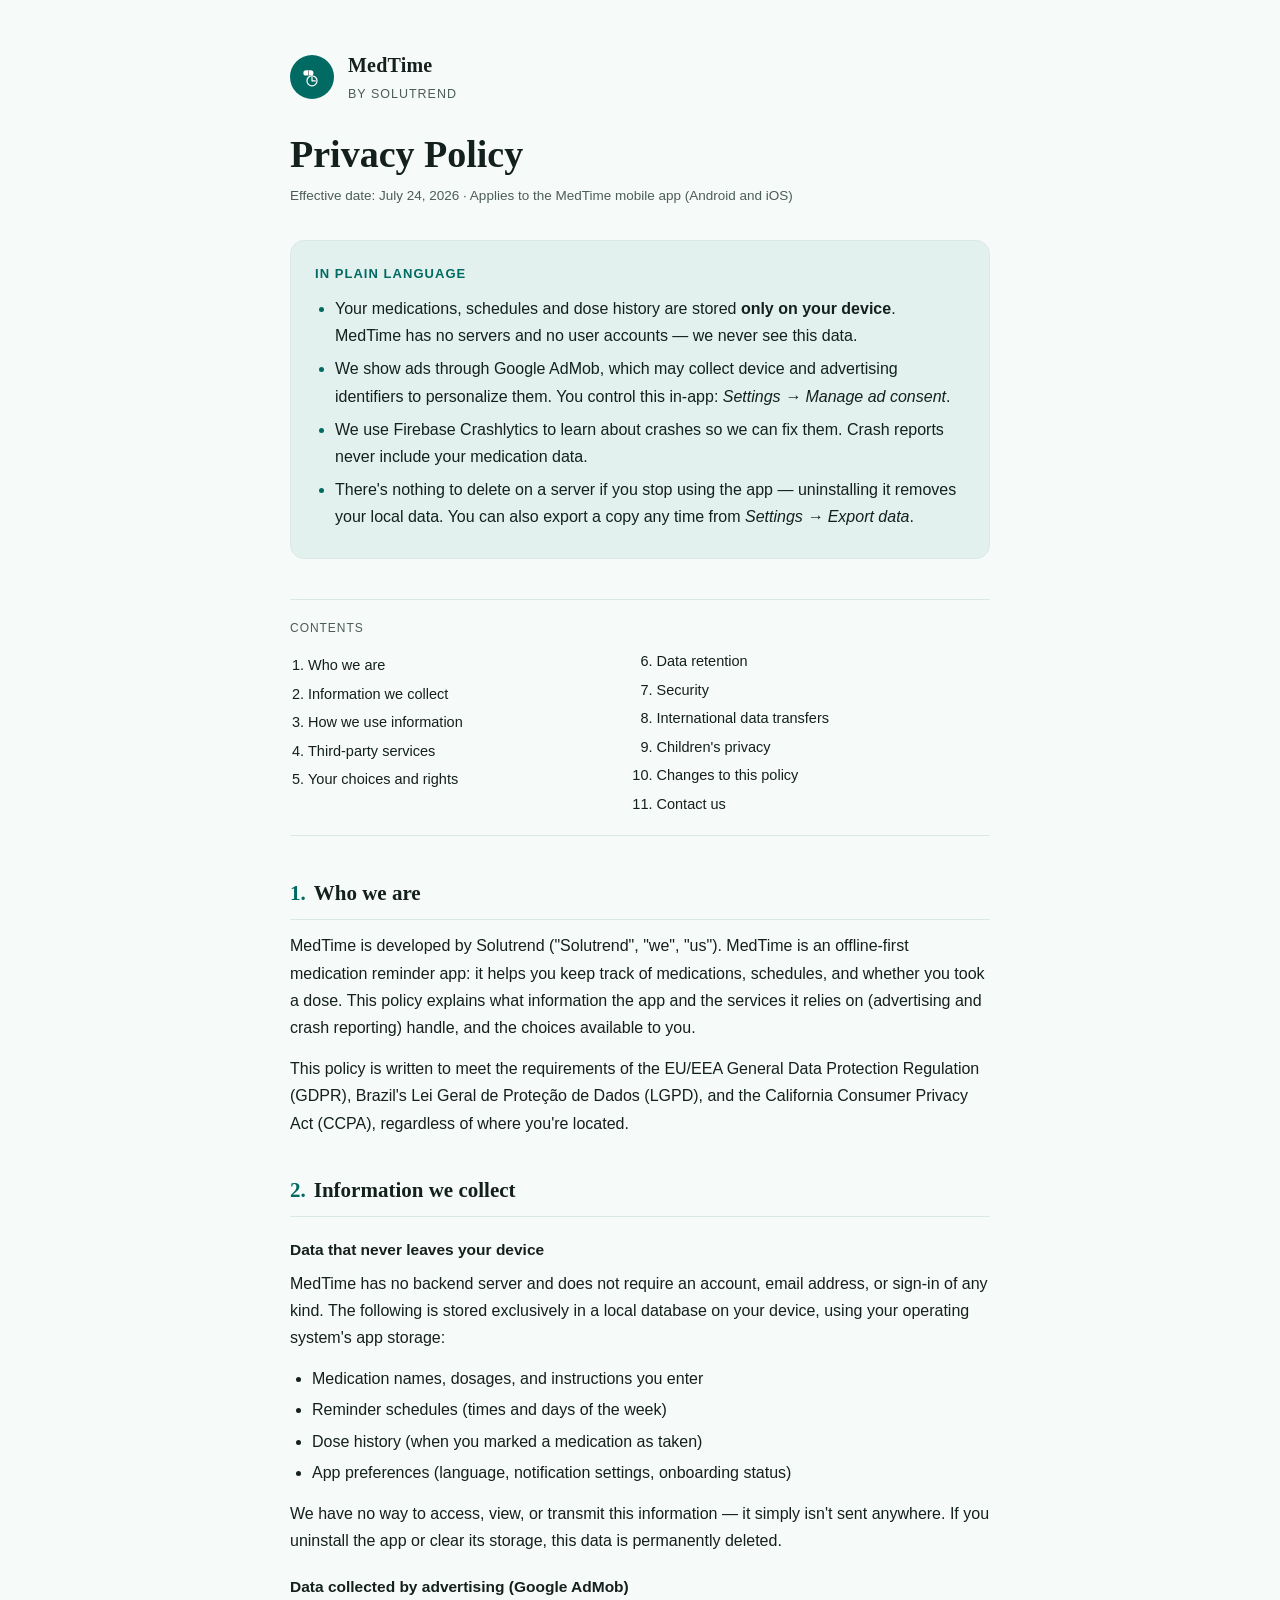
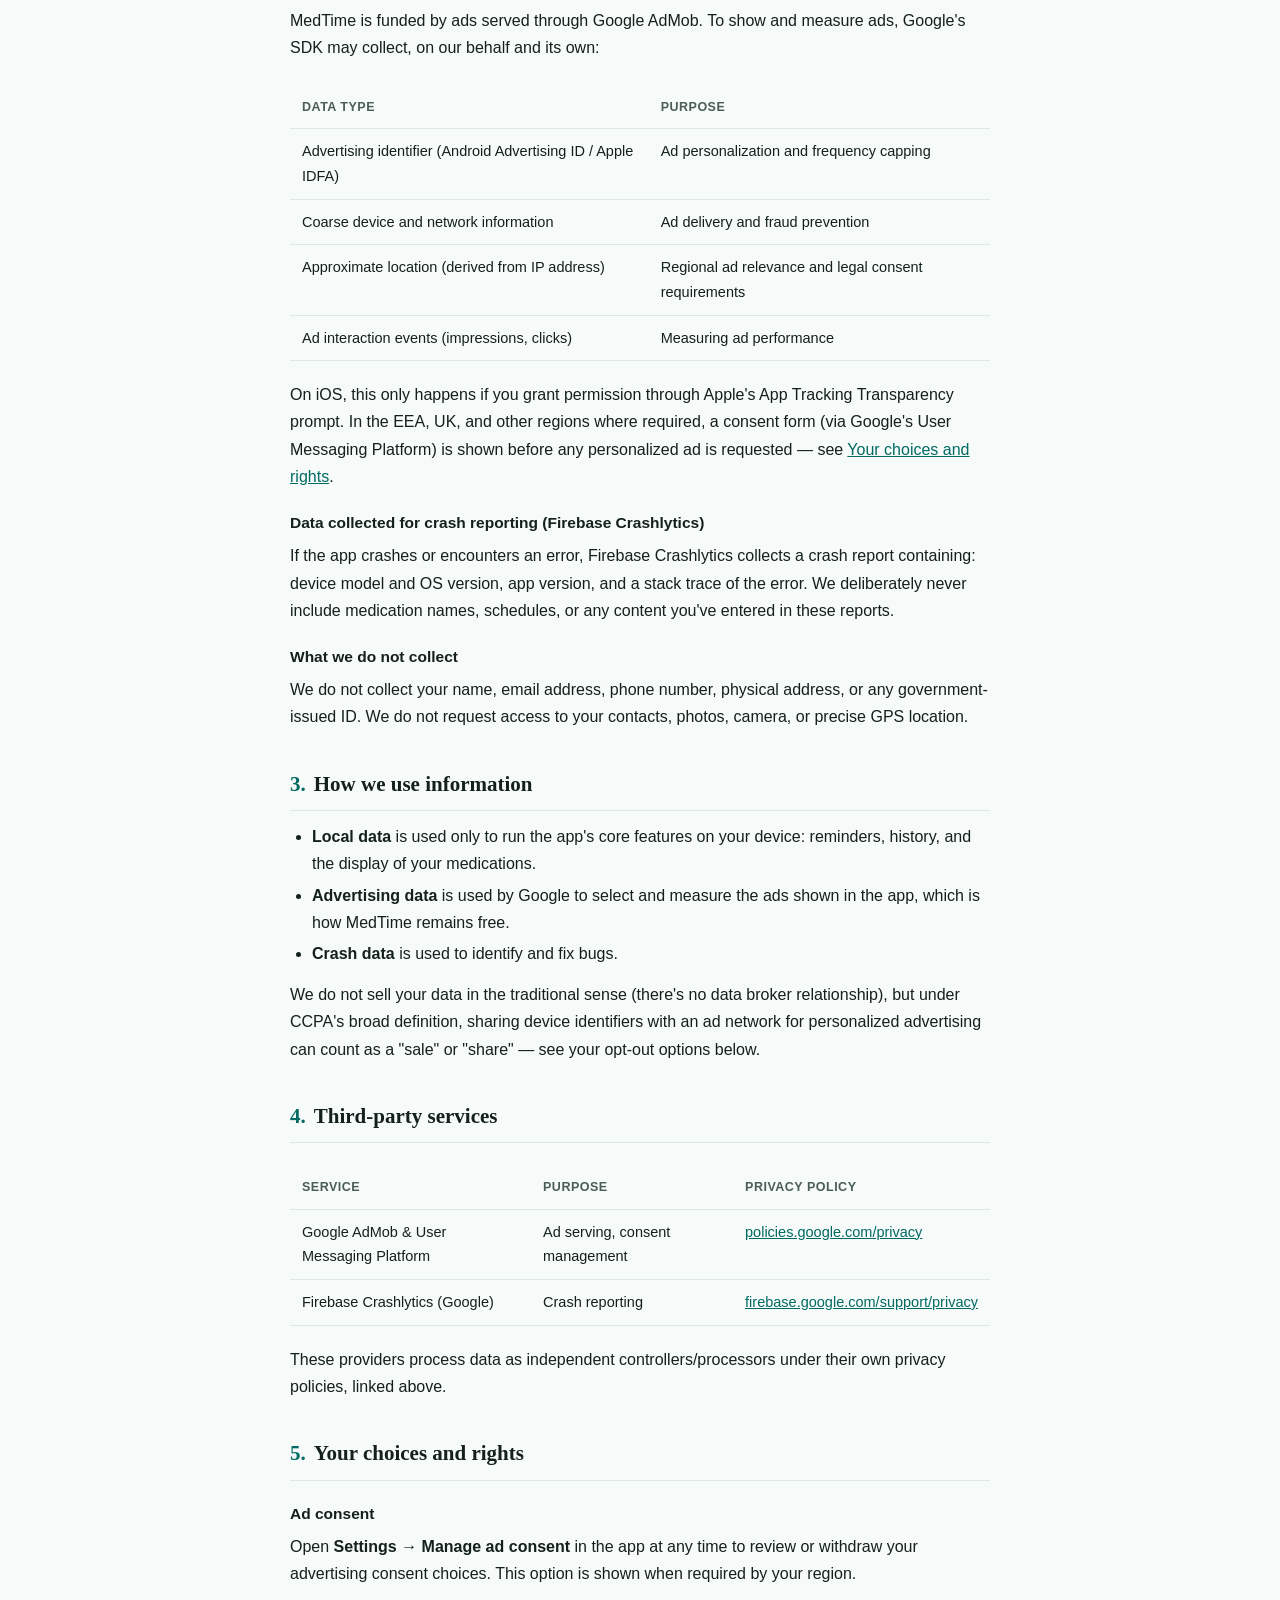
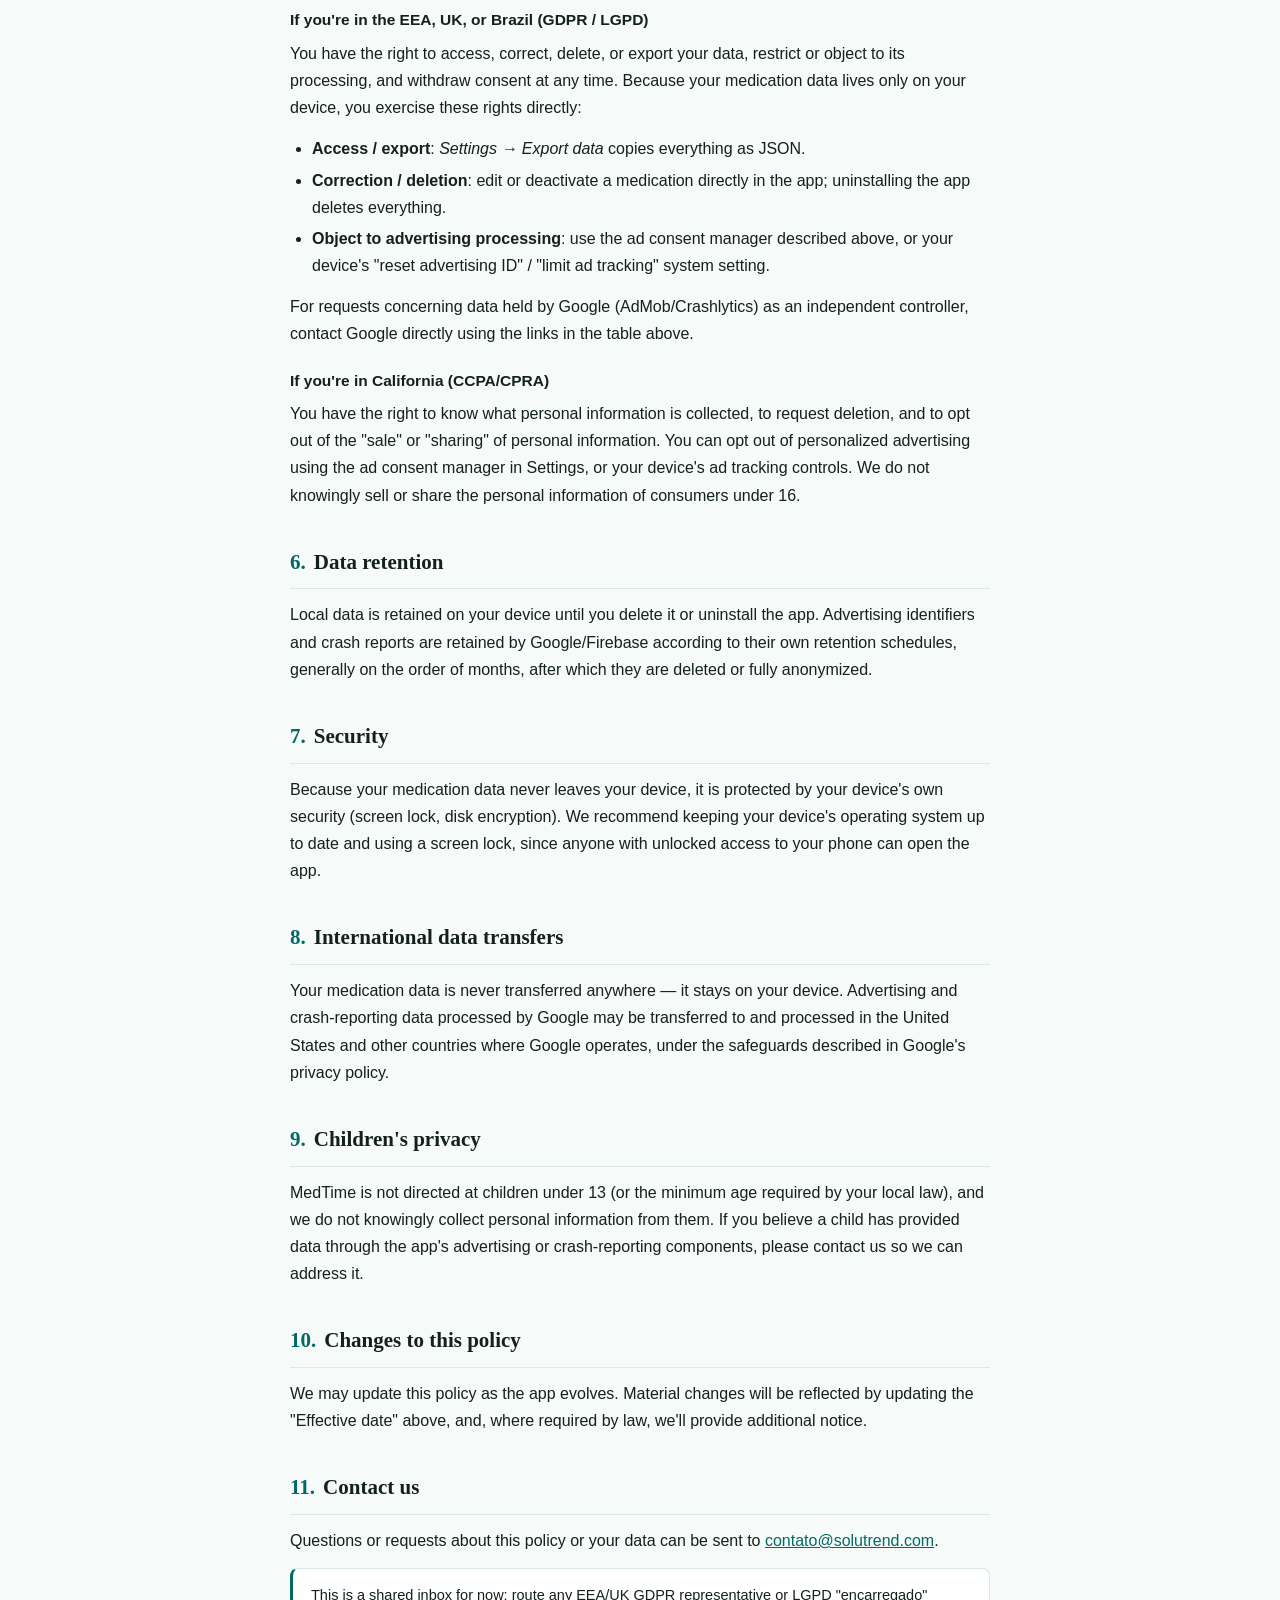
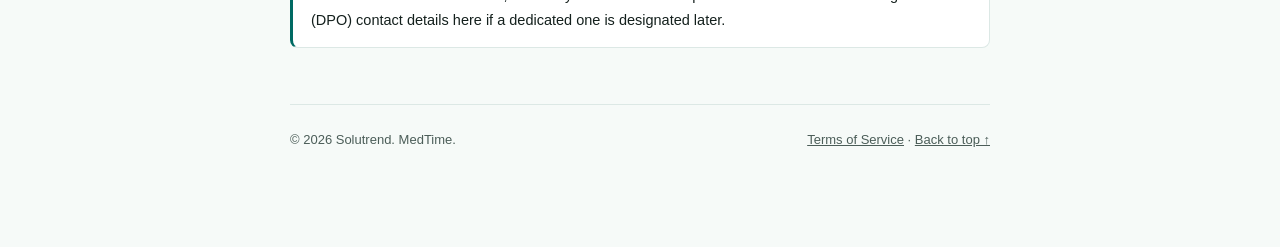
<file: medtime/privacy/index.html>
<!DOCTYPE html>
<html lang="en">
<head>
  <meta charset="UTF-8">
  <meta http-equiv="X-UA-Compatible" content="IE=edge">
  <meta name="viewport" content="width=device-width, initial-scale=1">
  <title>MedTime — Privacy Policy</title>
  <meta name="description" content="Privacy Policy for the MedTime medication reminder app: what data is collected, how it's used, and your rights under GDPR, LGPD and CCPA.">
  <link rel="canonical" href="https://solutrend.com/medtime/privacy/">

  <!-- Google tag (gtag.js) -->
  <script async src="https://www.googletagmanager.com/gtag/js?id=G-K581PKVDGC"></script>
  <script>
    window.dataLayer = window.dataLayer || [];
    function gtag(){dataLayer.push(arguments);}
    gtag('js', new Date());
    gtag('config', 'G-K581PKVDGC');
  </script>

<style>
  :root {
    --bg: #f6faf8;
    --surface: #ffffff;
    --text: #14201d;
    --text-muted: #4b5d58;
    --accent: #006a63;
    --accent-soft: #e3f1ee;
    --border: #dce8e5;
  }
  @media (prefers-color-scheme: dark) {
    :root {
      --bg: #0d1614;
      --surface: #12201d;
      --text: #eaf3f1;
      --text-muted: #a9beb9;
      --accent: #4fd8c8;
      --accent-soft: #16302b;
      --border: #22403a;
    }
  }
  :root[data-theme="light"] {
    --bg: #f6faf8;
    --surface: #ffffff;
    --text: #14201d;
    --text-muted: #4b5d58;
    --accent: #006a63;
    --accent-soft: #e3f1ee;
    --border: #dce8e5;
  }
  :root[data-theme="dark"] {
    --bg: #0d1614;
    --surface: #12201d;
    --text: #eaf3f1;
    --text-muted: #a9beb9;
    --accent: #4fd8c8;
    --accent-soft: #16302b;
    --border: #22403a;
  }

  * { box-sizing: border-box; }

  body {
    background: var(--bg);
    color: var(--text);
    font-family: -apple-system, "Segoe UI", Roboto, "Helvetica Neue", Arial, sans-serif;
    line-height: 1.7;
    margin: 0;
    padding: 0 20px 96px;
  }

  .page {
    max-width: 700px;
    margin: 0 auto;
  }

  header.mast {
    display: flex;
    align-items: center;
    gap: 14px;
    padding: 48px 0 28px;
  }

  .mark {
    flex: none;
    width: 44px;
    height: 44px;
    border-radius: 50%;
    background: var(--accent);
    display: flex;
    align-items: center;
    justify-content: center;
  }
  .mark svg { width: 24px; height: 24px; }

  .brand {
    display: flex;
    flex-direction: column;
    gap: 2px;
  }
  .brand .app-name {
    font-family: Charter, "Iowan Old Style", "Palatino Linotype", Georgia, serif;
    font-size: 20px;
    font-weight: 600;
    letter-spacing: 0.01em;
  }
  .brand .maker {
    font-size: 12.5px;
    color: var(--text-muted);
    text-transform: uppercase;
    letter-spacing: 0.08em;
  }

  h1 {
    font-family: Charter, "Iowan Old Style", "Palatino Linotype", Georgia, serif;
    font-size: clamp(28px, 5vw, 38px);
    line-height: 1.15;
    text-wrap: balance;
    margin: 0 0 8px;
    font-weight: 600;
  }

  .meta {
    color: var(--text-muted);
    font-size: 13.5px;
    margin-bottom: 32px;
  }

  .summary {
    background: var(--accent-soft);
    border: 1px solid var(--border);
    border-radius: 14px;
    padding: 22px 24px;
    margin: 0 0 40px;
  }
  .summary h2 {
    margin: 0 0 10px;
    font-size: 13px;
    text-transform: uppercase;
    letter-spacing: 0.08em;
    color: var(--accent);
    font-family: -apple-system, "Segoe UI", Roboto, sans-serif;
  }
  .summary ul {
    margin: 0;
    padding-left: 20px;
  }
  .summary li { margin: 6px 0; }
  .summary li::marker { color: var(--accent); }

  nav.toc {
    border-top: 1px solid var(--border);
    border-bottom: 1px solid var(--border);
    padding: 18px 0;
    margin-bottom: 40px;
  }
  nav.toc p {
    margin: 0 0 10px;
    font-size: 12px;
    text-transform: uppercase;
    letter-spacing: 0.08em;
    color: var(--text-muted);
  }
  nav.toc ol {
    columns: 2;
    margin: 0;
    padding-left: 18px;
    font-size: 14.5px;
  }
  nav.toc li { margin: 4px 0; break-inside: avoid; }
  nav.toc a { color: var(--text); text-decoration: none; }
  nav.toc a:hover { color: var(--accent); text-decoration: underline; }

  section {
    margin-bottom: 36px;
    scroll-margin-top: 20px;
  }

  h2.section-title {
    font-family: Charter, "Iowan Old Style", "Palatino Linotype", Georgia, serif;
    font-size: 21px;
    font-weight: 600;
    margin: 0 0 12px;
    padding-bottom: 8px;
    border-bottom: 1px solid var(--border);
  }
  .num {
    color: var(--accent);
    font-variant-numeric: tabular-nums;
    margin-right: 8px;
  }

  h3 {
    font-size: 15.5px;
    font-weight: 600;
    margin: 20px 0 6px;
  }

  p { margin: 0 0 14px; }
  ul, ol { margin: 0 0 14px; padding-left: 22px; }
  li { margin: 4px 0; }

  a { color: var(--accent); }

  table {
    width: 100%;
    border-collapse: collapse;
    margin: 12px 0 20px;
    font-size: 14.5px;
  }
  .table-wrap { overflow-x: auto; }
  th, td {
    text-align: left;
    padding: 10px 12px;
    border-bottom: 1px solid var(--border);
    vertical-align: top;
  }
  th {
    color: var(--text-muted);
    font-weight: 600;
    font-size: 12.5px;
    text-transform: uppercase;
    letter-spacing: 0.04em;
  }

  .callout {
    background: var(--surface);
    border: 1px solid var(--border);
    border-left: 3px solid var(--accent);
    border-radius: 8px;
    padding: 14px 18px;
    font-size: 14.5px;
    margin: 14px 0;
  }

  footer {
    margin-top: 56px;
    padding-top: 24px;
    border-top: 1px solid var(--border);
    color: var(--text-muted);
    font-size: 13px;
    display: flex;
    justify-content: space-between;
    flex-wrap: wrap;
    gap: 10px;
  }
  footer a { color: var(--text-muted); }

  @media (max-width: 520px) {
    nav.toc ol { columns: 1; }
  }
</style>
</head>
<body>
<div class="page">
  <header class="mast">
    <div class="mark" aria-hidden="true">
      <svg viewBox="0 0 100 100" fill="none" xmlns="http://www.w3.org/2000/svg">
        <rect x="14" y="22" width="42" height="22" rx="11" fill="#fff"/>
        <rect x="34" y="22" width="2" height="22" fill="currentColor"/>
        <circle cx="50" cy="66" r="21" fill="none" stroke="#fff" stroke-width="5"/>
        <path d="M50 66 L50 51 M50 66 L64 66" stroke="#fff" stroke-width="5" stroke-linecap="round"/>
      </svg>
    </div>
    <div class="brand">
      <span class="app-name">MedTime</span>
      <span class="maker">by Solutrend</span>
    </div>
  </header>

  <h1>Privacy Policy</h1>
  <p class="meta">Effective date: July 24, 2026 · Applies to the MedTime mobile app (Android and iOS)</p>

  <div class="summary">
    <h2>In plain language</h2>
    <ul>
      <li>Your medications, schedules and dose history are stored <strong>only on your device</strong>. MedTime has no servers and no user accounts — we never see this data.</li>
      <li>We show ads through Google AdMob, which may collect device and advertising identifiers to personalize them. You control this in-app: <em>Settings → Manage ad consent</em>.</li>
      <li>We use Firebase Crashlytics to learn about crashes so we can fix them. Crash reports never include your medication data.</li>
      <li>There's nothing to delete on a server if you stop using the app — uninstalling it removes your local data. You can also export a copy any time from <em>Settings → Export data</em>.</li>
    </ul>
  </div>

  <nav class="toc" aria-label="Table of contents">
    <p>Contents</p>
    <ol>
      <li><a href="#who-we-are">Who we are</a></li>
      <li><a href="#data-we-collect">Information we collect</a></li>
      <li><a href="#how-we-use">How we use information</a></li>
      <li><a href="#third-parties">Third-party services</a></li>
      <li><a href="#your-rights">Your choices and rights</a></li>
      <li><a href="#retention">Data retention</a></li>
      <li><a href="#security">Security</a></li>
      <li><a href="#transfers">International data transfers</a></li>
      <li><a href="#children">Children's privacy</a></li>
      <li><a href="#changes">Changes to this policy</a></li>
      <li><a href="#contact">Contact us</a></li>
    </ol>
  </nav>

  <section id="who-we-are">
    <h2 class="section-title"><span class="num">1.</span>Who we are</h2>
    <p>MedTime is developed by Solutrend ("Solutrend", "we", "us"). MedTime is an offline-first medication reminder app: it helps you keep track of medications, schedules, and whether you took a dose. This policy explains what information the app and the services it relies on (advertising and crash reporting) handle, and the choices available to you.</p>
    <p>This policy is written to meet the requirements of the EU/EEA General Data Protection Regulation (GDPR), Brazil's Lei Geral de Proteção de Dados (LGPD), and the California Consumer Privacy Act (CCPA), regardless of where you're located.</p>
  </section>

  <section id="data-we-collect">
    <h2 class="section-title"><span class="num">2.</span>Information we collect</h2>

    <h3>Data that never leaves your device</h3>
    <p>MedTime has no backend server and does not require an account, email address, or sign-in of any kind. The following is stored exclusively in a local database on your device, using your operating system's app storage:</p>
    <ul>
      <li>Medication names, dosages, and instructions you enter</li>
      <li>Reminder schedules (times and days of the week)</li>
      <li>Dose history (when you marked a medication as taken)</li>
      <li>App preferences (language, notification settings, onboarding status)</li>
    </ul>
    <p>We have no way to access, view, or transmit this information — it simply isn't sent anywhere. If you uninstall the app or clear its storage, this data is permanently deleted.</p>

    <h3>Data collected by advertising (Google AdMob)</h3>
    <p>MedTime is funded by ads served through Google AdMob. To show and measure ads, Google's SDK may collect, on our behalf and its own:</p>
    <div class="table-wrap">
    <table>
      <thead><tr><th>Data type</th><th>Purpose</th></tr></thead>
      <tbody>
        <tr><td>Advertising identifier (Android Advertising ID / Apple IDFA)</td><td>Ad personalization and frequency capping</td></tr>
        <tr><td>Coarse device and network information</td><td>Ad delivery and fraud prevention</td></tr>
        <tr><td>Approximate location (derived from IP address)</td><td>Regional ad relevance and legal consent requirements</td></tr>
        <tr><td>Ad interaction events (impressions, clicks)</td><td>Measuring ad performance</td></tr>
      </tbody>
    </table>
    </div>
    <p>On iOS, this only happens if you grant permission through Apple's App Tracking Transparency prompt. In the EEA, UK, and other regions where required, a consent form (via Google's User Messaging Platform) is shown before any personalized ad is requested — see <a href="#your-rights">Your choices and rights</a>.</p>

    <h3>Data collected for crash reporting (Firebase Crashlytics)</h3>
    <p>If the app crashes or encounters an error, Firebase Crashlytics collects a crash report containing: device model and OS version, app version, and a stack trace of the error. We deliberately never include medication names, schedules, or any content you've entered in these reports.</p>

    <h3>What we do not collect</h3>
    <p>We do not collect your name, email address, phone number, physical address, or any government-issued ID. We do not request access to your contacts, photos, camera, or precise GPS location.</p>
  </section>

  <section id="how-we-use">
    <h2 class="section-title"><span class="num">3.</span>How we use information</h2>
    <ul>
      <li><strong>Local data</strong> is used only to run the app's core features on your device: reminders, history, and the display of your medications.</li>
      <li><strong>Advertising data</strong> is used by Google to select and measure the ads shown in the app, which is how MedTime remains free.</li>
      <li><strong>Crash data</strong> is used to identify and fix bugs.</li>
    </ul>
    <p>We do not sell your data in the traditional sense (there's no data broker relationship), but under CCPA's broad definition, sharing device identifiers with an ad network for personalized advertising can count as a "sale" or "share" — see your opt-out options below.</p>
  </section>

  <section id="third-parties">
    <h2 class="section-title"><span class="num">4.</span>Third-party services</h2>
    <div class="table-wrap">
    <table>
      <thead><tr><th>Service</th><th>Purpose</th><th>Privacy policy</th></tr></thead>
      <tbody>
        <tr><td>Google AdMob &amp; User Messaging Platform</td><td>Ad serving, consent management</td><td><a href="https://policies.google.com/privacy" target="_blank" rel="noopener">policies.google.com/privacy</a></td></tr>
        <tr><td>Firebase Crashlytics (Google)</td><td>Crash reporting</td><td><a href="https://firebase.google.com/support/privacy" target="_blank" rel="noopener">firebase.google.com/support/privacy</a></td></tr>
      </tbody>
    </table>
    </div>
    <p>These providers process data as independent controllers/processors under their own privacy policies, linked above.</p>
  </section>

  <section id="your-rights">
    <h2 class="section-title"><span class="num">5.</span>Your choices and rights</h2>

    <h3>Ad consent</h3>
    <p>Open <strong>Settings → Manage ad consent</strong> in the app at any time to review or withdraw your advertising consent choices. This option is shown when required by your region.</p>

    <h3>If you're in the EEA, UK, or Brazil (GDPR / LGPD)</h3>
    <p>You have the right to access, correct, delete, or export your data, restrict or object to its processing, and withdraw consent at any time. Because your medication data lives only on your device, you exercise these rights directly:</p>
    <ul>
      <li><strong>Access / export</strong>: <em>Settings → Export data</em> copies everything as JSON.</li>
      <li><strong>Correction / deletion</strong>: edit or deactivate a medication directly in the app; uninstalling the app deletes everything.</li>
      <li><strong>Object to advertising processing</strong>: use the ad consent manager described above, or your device's "reset advertising ID" / "limit ad tracking" system setting.</li>
    </ul>
    <p>For requests concerning data held by Google (AdMob/Crashlytics) as an independent controller, contact Google directly using the links in the table above.</p>

    <h3>If you're in California (CCPA/CPRA)</h3>
    <p>You have the right to know what personal information is collected, to request deletion, and to opt out of the "sale" or "sharing" of personal information. You can opt out of personalized advertising using the ad consent manager in Settings, or your device's ad tracking controls. We do not knowingly sell or share the personal information of consumers under 16.</p>
  </section>

  <section id="retention">
    <h2 class="section-title"><span class="num">6.</span>Data retention</h2>
    <p>Local data is retained on your device until you delete it or uninstall the app. Advertising identifiers and crash reports are retained by Google/Firebase according to their own retention schedules, generally on the order of months, after which they are deleted or fully anonymized.</p>
  </section>

  <section id="security">
    <h2 class="section-title"><span class="num">7.</span>Security</h2>
    <p>Because your medication data never leaves your device, it is protected by your device's own security (screen lock, disk encryption). We recommend keeping your device's operating system up to date and using a screen lock, since anyone with unlocked access to your phone can open the app.</p>
  </section>

  <section id="transfers">
    <h2 class="section-title"><span class="num">8.</span>International data transfers</h2>
    <p>Your medication data is never transferred anywhere — it stays on your device. Advertising and crash-reporting data processed by Google may be transferred to and processed in the United States and other countries where Google operates, under the safeguards described in Google's privacy policy.</p>
  </section>

  <section id="children">
    <h2 class="section-title"><span class="num">9.</span>Children's privacy</h2>
    <p>MedTime is not directed at children under 13 (or the minimum age required by your local law), and we do not knowingly collect personal information from them. If you believe a child has provided data through the app's advertising or crash-reporting components, please contact us so we can address it.</p>
  </section>

  <section id="changes">
    <h2 class="section-title"><span class="num">10.</span>Changes to this policy</h2>
    <p>We may update this policy as the app evolves. Material changes will be reflected by updating the "Effective date" above, and, where required by law, we'll provide additional notice.</p>
  </section>

  <section id="contact">
    <h2 class="section-title"><span class="num">11.</span>Contact us</h2>
    <p>Questions or requests about this policy or your data can be sent to <a href="mailto:contato@solutrend.com">contato@solutrend.com</a>.</p>
    <div class="callout">This is a shared inbox for now; route any EEA/UK GDPR representative or LGPD "encarregado" (DPO) contact details here if a dedicated one is designated later.</div>
  </section>

  <footer>
    <span>© 2026 Solutrend. MedTime.</span>
    <span><a href="/medtime/terms/">Terms of Service</a> · <a href="#who-we-are">Back to top ↑</a></span>
  </footer>
</div>
</body>
</html>
</file>
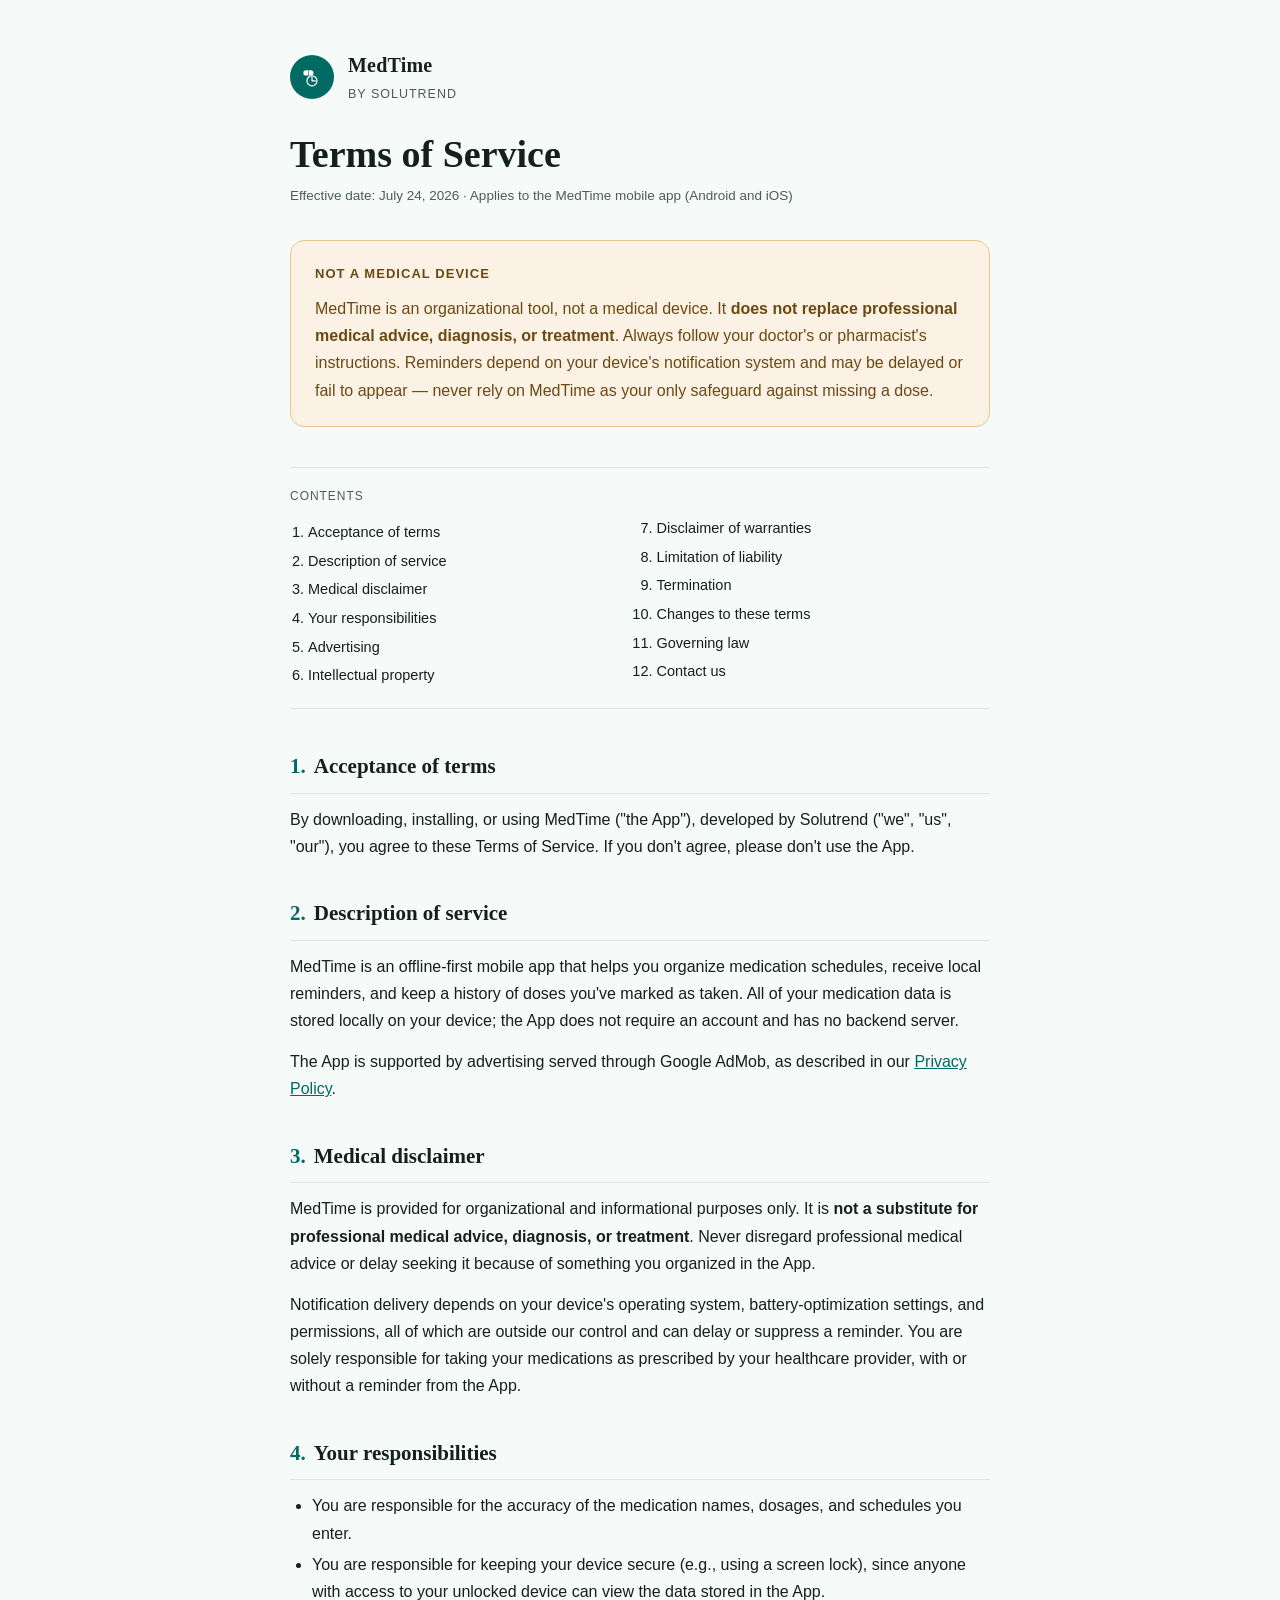
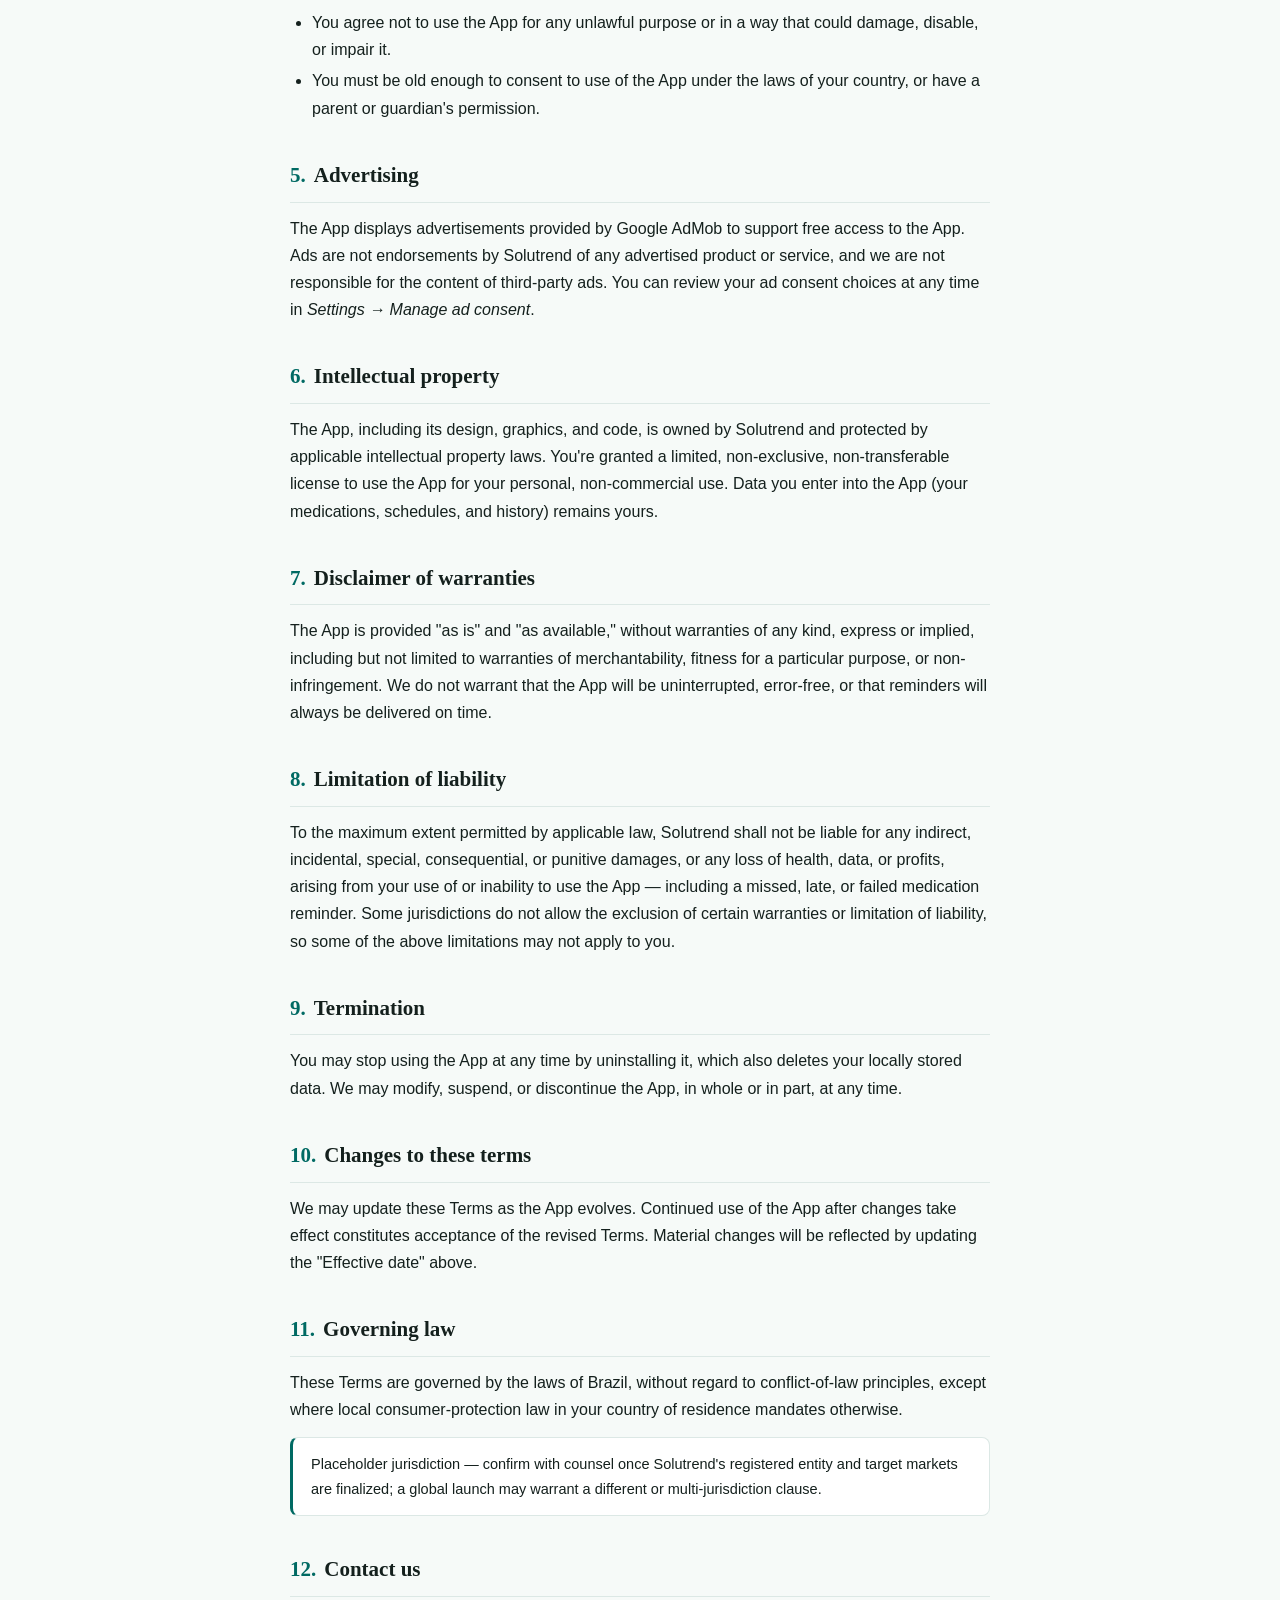
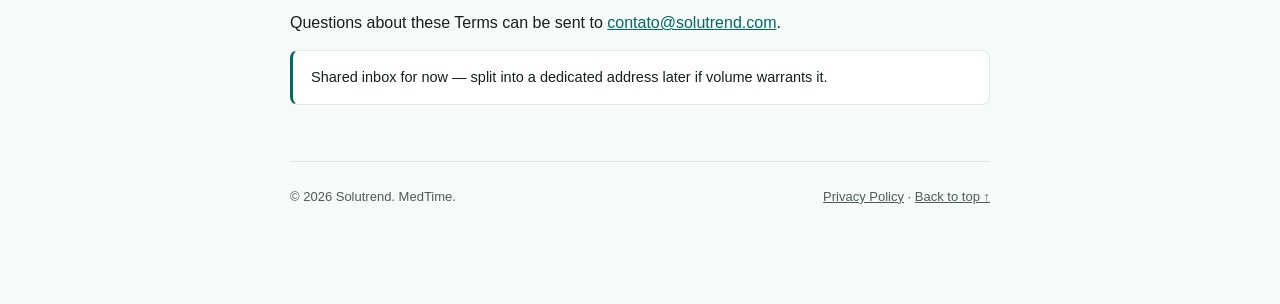
<file: medtime/terms/index.html>
<!DOCTYPE html>
<html lang="en">
<head>
  <meta charset="UTF-8">
  <meta http-equiv="X-UA-Compatible" content="IE=edge">
  <meta name="viewport" content="width=device-width, initial-scale=1">
  <title>MedTime — Terms of Service</title>
  <meta name="description" content="Terms of Service for the MedTime medication reminder app.">
  <link rel="canonical" href="https://solutrend.com/medtime/terms/">

  <!-- Google tag (gtag.js) -->
  <script async src="https://www.googletagmanager.com/gtag/js?id=G-K581PKVDGC"></script>
  <script>
    window.dataLayer = window.dataLayer || [];
    function gtag(){dataLayer.push(arguments);}
    gtag('js', new Date());
    gtag('config', 'G-K581PKVDGC');
  </script>

<style>
  :root {
    --bg: #f6faf8;
    --surface: #ffffff;
    --text: #14201d;
    --text-muted: #4b5d58;
    --accent: #006a63;
    --accent-soft: #e3f1ee;
    --border: #dce8e5;
    --warn-bg: #fbf1e4;
    --warn-border: #e8c78f;
    --warn-text: #6b4a12;
  }
  @media (prefers-color-scheme: dark) {
    :root {
      --bg: #0d1614;
      --surface: #12201d;
      --text: #eaf3f1;
      --text-muted: #a9beb9;
      --accent: #4fd8c8;
      --accent-soft: #16302b;
      --border: #22403a;
      --warn-bg: #2a2110;
      --warn-border: #6b5321;
      --warn-text: #f0d9a6;
    }
  }
  :root[data-theme="light"] {
    --bg: #f6faf8; --surface: #ffffff; --text: #14201d; --text-muted: #4b5d58;
    --accent: #006a63; --accent-soft: #e3f1ee; --border: #dce8e5;
    --warn-bg: #fbf1e4; --warn-border: #e8c78f; --warn-text: #6b4a12;
  }
  :root[data-theme="dark"] {
    --bg: #0d1614; --surface: #12201d; --text: #eaf3f1; --text-muted: #a9beb9;
    --accent: #4fd8c8; --accent-soft: #16302b; --border: #22403a;
    --warn-bg: #2a2110; --warn-border: #6b5321; --warn-text: #f0d9a6;
  }

  * { box-sizing: border-box; }

  body {
    background: var(--bg);
    color: var(--text);
    font-family: -apple-system, "Segoe UI", Roboto, "Helvetica Neue", Arial, sans-serif;
    line-height: 1.7;
    margin: 0;
    padding: 0 20px 96px;
  }

  .page { max-width: 700px; margin: 0 auto; }

  header.mast {
    display: flex;
    align-items: center;
    gap: 14px;
    padding: 48px 0 28px;
  }
  .mark {
    flex: none;
    width: 44px;
    height: 44px;
    border-radius: 50%;
    background: var(--accent);
    display: flex;
    align-items: center;
    justify-content: center;
  }
  .mark svg { width: 24px; height: 24px; }
  .brand { display: flex; flex-direction: column; gap: 2px; }
  .brand .app-name {
    font-family: Charter, "Iowan Old Style", "Palatino Linotype", Georgia, serif;
    font-size: 20px; font-weight: 600; letter-spacing: 0.01em;
  }
  .brand .maker {
    font-size: 12.5px; color: var(--text-muted);
    text-transform: uppercase; letter-spacing: 0.08em;
  }

  h1 {
    font-family: Charter, "Iowan Old Style", "Palatino Linotype", Georgia, serif;
    font-size: clamp(28px, 5vw, 38px);
    line-height: 1.15;
    text-wrap: balance;
    margin: 0 0 8px;
    font-weight: 600;
  }
  .meta { color: var(--text-muted); font-size: 13.5px; margin-bottom: 32px; }

  .medical-notice {
    background: var(--warn-bg);
    border: 1px solid var(--warn-border);
    color: var(--warn-text);
    border-radius: 14px;
    padding: 22px 24px;
    margin: 0 0 40px;
  }
  .medical-notice h2 {
    margin: 0 0 10px;
    font-size: 13px;
    text-transform: uppercase;
    letter-spacing: 0.08em;
    font-family: -apple-system, "Segoe UI", Roboto, sans-serif;
  }
  .medical-notice p { margin: 0; }
  .medical-notice strong { font-weight: 700; }

  nav.toc {
    border-top: 1px solid var(--border);
    border-bottom: 1px solid var(--border);
    padding: 18px 0;
    margin-bottom: 40px;
  }
  nav.toc p {
    margin: 0 0 10px; font-size: 12px; text-transform: uppercase;
    letter-spacing: 0.08em; color: var(--text-muted);
  }
  nav.toc ol { columns: 2; margin: 0; padding-left: 18px; font-size: 14.5px; }
  nav.toc li { margin: 4px 0; break-inside: avoid; }
  nav.toc a { color: var(--text); text-decoration: none; }
  nav.toc a:hover { color: var(--accent); text-decoration: underline; }

  section { margin-bottom: 36px; scroll-margin-top: 20px; }
  h2.section-title {
    font-family: Charter, "Iowan Old Style", "Palatino Linotype", Georgia, serif;
    font-size: 21px; font-weight: 600;
    margin: 0 0 12px; padding-bottom: 8px;
    border-bottom: 1px solid var(--border);
  }
  .num { color: var(--accent); font-variant-numeric: tabular-nums; margin-right: 8px; }
  h3 { font-size: 15.5px; font-weight: 600; margin: 20px 0 6px; }
  p { margin: 0 0 14px; }
  ul, ol { margin: 0 0 14px; padding-left: 22px; }
  li { margin: 4px 0; }
  a { color: var(--accent); }

  .callout {
    background: var(--surface);
    border: 1px solid var(--border);
    border-left: 3px solid var(--accent);
    border-radius: 8px;
    padding: 14px 18px;
    font-size: 14.5px;
    margin: 14px 0;
  }

  footer {
    margin-top: 56px;
    padding-top: 24px;
    border-top: 1px solid var(--border);
    color: var(--text-muted);
    font-size: 13px;
    display: flex;
    justify-content: space-between;
    flex-wrap: wrap;
    gap: 10px;
  }
  footer a { color: var(--text-muted); }

  @media (max-width: 520px) {
    nav.toc ol { columns: 1; }
  }
</style>
</head>
<body>
<div class="page">
  <header class="mast">
    <div class="mark" aria-hidden="true">
      <svg viewBox="0 0 100 100" fill="none" xmlns="http://www.w3.org/2000/svg">
        <rect x="14" y="22" width="42" height="22" rx="11" fill="#fff"/>
        <rect x="34" y="22" width="2" height="22" fill="currentColor"/>
        <circle cx="50" cy="66" r="21" fill="none" stroke="#fff" stroke-width="5"/>
        <path d="M50 66 L50 51 M50 66 L64 66" stroke="#fff" stroke-width="5" stroke-linecap="round"/>
      </svg>
    </div>
    <div class="brand">
      <span class="app-name">MedTime</span>
      <span class="maker">by Solutrend</span>
    </div>
  </header>

  <h1>Terms of Service</h1>
  <p class="meta">Effective date: July 24, 2026 · Applies to the MedTime mobile app (Android and iOS)</p>

  <div class="medical-notice">
    <h2>Not a medical device</h2>
    <p>MedTime is an organizational tool, not a medical device. It <strong>does not replace professional medical advice, diagnosis, or treatment</strong>. Always follow your doctor's or pharmacist's instructions. Reminders depend on your device's notification system and may be delayed or fail to appear — never rely on MedTime as your only safeguard against missing a dose.</p>
  </div>

  <nav class="toc" aria-label="Table of contents">
    <p>Contents</p>
    <ol>
      <li><a href="#acceptance">Acceptance of terms</a></li>
      <li><a href="#service">Description of service</a></li>
      <li><a href="#medical">Medical disclaimer</a></li>
      <li><a href="#responsibilities">Your responsibilities</a></li>
      <li><a href="#advertising">Advertising</a></li>
      <li><a href="#ip">Intellectual property</a></li>
      <li><a href="#warranty">Disclaimer of warranties</a></li>
      <li><a href="#liability">Limitation of liability</a></li>
      <li><a href="#termination">Termination</a></li>
      <li><a href="#changes">Changes to these terms</a></li>
      <li><a href="#law">Governing law</a></li>
      <li><a href="#contact">Contact us</a></li>
    </ol>
  </nav>

  <section id="acceptance">
    <h2 class="section-title"><span class="num">1.</span>Acceptance of terms</h2>
    <p>By downloading, installing, or using MedTime ("the App"), developed by Solutrend ("we", "us", "our"), you agree to these Terms of Service. If you don't agree, please don't use the App.</p>
  </section>

  <section id="service">
    <h2 class="section-title"><span class="num">2.</span>Description of service</h2>
    <p>MedTime is an offline-first mobile app that helps you organize medication schedules, receive local reminders, and keep a history of doses you've marked as taken. All of your medication data is stored locally on your device; the App does not require an account and has no backend server.</p>
    <p>The App is supported by advertising served through Google AdMob, as described in our <a href="/medtime/privacy/">Privacy Policy</a>.</p>
  </section>

  <section id="medical">
    <h2 class="section-title"><span class="num">3.</span>Medical disclaimer</h2>
    <p>MedTime is provided for organizational and informational purposes only. It is <strong>not a substitute for professional medical advice, diagnosis, or treatment</strong>. Never disregard professional medical advice or delay seeking it because of something you organized in the App.</p>
    <p>Notification delivery depends on your device's operating system, battery-optimization settings, and permissions, all of which are outside our control and can delay or suppress a reminder. You are solely responsible for taking your medications as prescribed by your healthcare provider, with or without a reminder from the App.</p>
  </section>

  <section id="responsibilities">
    <h2 class="section-title"><span class="num">4.</span>Your responsibilities</h2>
    <ul>
      <li>You are responsible for the accuracy of the medication names, dosages, and schedules you enter.</li>
      <li>You are responsible for keeping your device secure (e.g., using a screen lock), since anyone with access to your unlocked device can view the data stored in the App.</li>
      <li>You agree not to use the App for any unlawful purpose or in a way that could damage, disable, or impair it.</li>
      <li>You must be old enough to consent to use of the App under the laws of your country, or have a parent or guardian's permission.</li>
    </ul>
  </section>

  <section id="advertising">
    <h2 class="section-title"><span class="num">5.</span>Advertising</h2>
    <p>The App displays advertisements provided by Google AdMob to support free access to the App. Ads are not endorsements by Solutrend of any advertised product or service, and we are not responsible for the content of third-party ads. You can review your ad consent choices at any time in <em>Settings → Manage ad consent</em>.</p>
  </section>

  <section id="ip">
    <h2 class="section-title"><span class="num">6.</span>Intellectual property</h2>
    <p>The App, including its design, graphics, and code, is owned by Solutrend and protected by applicable intellectual property laws. You're granted a limited, non-exclusive, non-transferable license to use the App for your personal, non-commercial use. Data you enter into the App (your medications, schedules, and history) remains yours.</p>
  </section>

  <section id="warranty">
    <h2 class="section-title"><span class="num">7.</span>Disclaimer of warranties</h2>
    <p>The App is provided "as is" and "as available," without warranties of any kind, express or implied, including but not limited to warranties of merchantability, fitness for a particular purpose, or non-infringement. We do not warrant that the App will be uninterrupted, error-free, or that reminders will always be delivered on time.</p>
  </section>

  <section id="liability">
    <h2 class="section-title"><span class="num">8.</span>Limitation of liability</h2>
    <p>To the maximum extent permitted by applicable law, Solutrend shall not be liable for any indirect, incidental, special, consequential, or punitive damages, or any loss of health, data, or profits, arising from your use of or inability to use the App — including a missed, late, or failed medication reminder. Some jurisdictions do not allow the exclusion of certain warranties or limitation of liability, so some of the above limitations may not apply to you.</p>
  </section>

  <section id="termination">
    <h2 class="section-title"><span class="num">9.</span>Termination</h2>
    <p>You may stop using the App at any time by uninstalling it, which also deletes your locally stored data. We may modify, suspend, or discontinue the App, in whole or in part, at any time.</p>
  </section>

  <section id="changes">
    <h2 class="section-title"><span class="num">10.</span>Changes to these terms</h2>
    <p>We may update these Terms as the App evolves. Continued use of the App after changes take effect constitutes acceptance of the revised Terms. Material changes will be reflected by updating the "Effective date" above.</p>
  </section>

  <section id="law">
    <h2 class="section-title"><span class="num">11.</span>Governing law</h2>
    <p>These Terms are governed by the laws of Brazil, without regard to conflict-of-law principles, except where local consumer-protection law in your country of residence mandates otherwise.</p>
    <div class="callout">Placeholder jurisdiction — confirm with counsel once Solutrend's registered entity and target markets are finalized; a global launch may warrant a different or multi-jurisdiction clause.</div>
  </section>

  <section id="contact">
    <h2 class="section-title"><span class="num">12.</span>Contact us</h2>
    <p>Questions about these Terms can be sent to <a href="mailto:contato@solutrend.com">contato@solutrend.com</a>.</p>
    <div class="callout">Shared inbox for now — split into a dedicated address later if volume warrants it.</div>
  </section>

  <footer>
    <span>© 2026 Solutrend. MedTime.</span>
    <span><a href="/medtime/privacy/">Privacy Policy</a> · <a href="#acceptance">Back to top ↑</a></span>
  </footer>
</div>
</body>
</html>
</file>
<file: css/styles.css>
:root {
  --bg-dark: #0F172A;
  --bg-light: #F8FAFC;
  --primary: #2563EB;
  --text-main: #FFFFFF;
  --text-muted: #94A3B8;
  --border-subtle: rgba(148, 163, 184, 0.3);
  --radius-lg: 18px;
  --radius-md: 12px;
  --shadow-soft: 0 22px 45px rgba(15, 23, 42, 0.65);
}

*,
*::before,
*::after {
  box-sizing: border-box;
}

html {
  scroll-behavior: smooth;
}

body {
  margin: 0;
  min-height: 100vh;
  font-family: "Inter", system-ui, -apple-system, BlinkMacSystemFont, "Segoe UI", sans-serif;
  background-color: var(--bg-dark);
  color: var(--text-main);
  -webkit-font-smoothing: antialiased;
}

img {
  max-width: 100%;
  display: block;
}

a {
  color: inherit;
  text-decoration: none;
}

a:focus-visible,
button:focus-visible,
input:focus-visible,
textarea:focus-visible {
  outline: 2px solid var(--primary);
  outline-offset: 3px;
}

.container {
  width: 100%;
  max-width: 1100px;
  margin: 0 auto;
  padding: 0 1.5rem;
}

.section {
  padding: 4.5rem 0;
}

.section-light {
  background-color: var(--bg-light);
  color: #0F172A;
}

.site-header {
  position: sticky;
  top: 0;
  z-index: 30;
  background: linear-gradient(to bottom, rgba(15, 23, 42, 0.96), rgba(15, 23, 42, 0.86));
  border-bottom: 1px solid rgba(15, 23, 42, 0.9);
  backdrop-filter: blur(24px);
}

.header-inner {
  display: flex;
  align-items: center;
  justify-content: space-between;
  padding: 0.9rem 0;
  gap: 1rem;
}

.logo-mark {
  font-weight: 700;
  letter-spacing: 0.08em;
  text-transform: uppercase;
  font-size: 0.95rem;
  padding: 0.35rem 0.8rem;
  border-radius: 999px;
  border: 1px solid rgba(148, 163, 184, 0.5);
  color: var(--text-main);
}

.logo-img {
  display: block;
  height: 42px;
  width: auto;
  filter: brightness(1.1) contrast(1.1);
}

.nav {
  display: flex;
  align-items: center;
  gap: 1rem;
}

.nav-list {
  list-style: none;
  display: flex;
  align-items: center;
  gap: 0.75rem;
  margin: 0;
  padding: 0;
}

.nav-list a {
  display: inline-flex;
  align-items: center;
  padding: 0.35rem 0.7rem;
  border-radius: 999px;
  font-size: 0.85rem;
  color: var(--text-muted);
  transition: color 0.18s ease, background-color 0.18s ease, transform 0.18s ease;
}

.nav-list a:hover {
  color: var(--text-main);
  background-color: rgba(15, 23, 42, 0.8);
  transform: translateY(-1px);
}

.nav-toggle {
  display: none;
  background: none;
  border: none;
  padding: 0.25rem;
  cursor: pointer;
}

.nav-toggle-bar {
  display: block;
  width: 20px;
  height: 2px;
  margin: 4px 0;
  background-color: var(--text-muted);
  border-radius: 999px;
  transition: background-color 0.2s ease, transform 0.2s ease;
}

.header-actions {
  display: flex;
  align-items: center;
  gap: 1rem;
}

.lang-switcher {
  display: inline-flex;
  align-items: center;
  gap: 0.25rem;
  padding: 0.3rem 0.6rem;
  border-radius: 999px;
  background-color: rgba(15, 23, 42, 0.85);
  border: 1px solid rgba(51, 65, 85, 0.9);
}

.lang-icon {
  margin-right: 6px;
  font-size: 0.9rem;
  opacity: 0.8;
}

.lang-link {
  font-size: 0.78rem;
  letter-spacing: 0.16em;
  text-transform: uppercase;
  color: var(--text-muted);
  padding: 0.1rem 0.2rem;
  border-radius: 999px;
  transition: color 0.18s ease, background-color 0.18s ease;
}

.lang-link:hover {
  color: var(--text-main);
}

.lang-link--active {
  background-color: rgba(37, 99, 235, 0.15);
  color: var(--text-main);
}

.lang-divider {
  font-size: 0.75rem;
  color: rgba(148, 163, 184, 0.7);
}

.btn {
  display: inline-flex;
  align-items: center;
  justify-content: center;
  gap: 0.4rem;
  padding: 0.7rem 1.2rem;
  border-radius: 999px;
  border: 1px solid transparent;
  font-size: 0.9rem;
  font-weight: 500;
  cursor: pointer;
  transition: background-color 0.18s ease, color 0.18s ease, box-shadow 0.18s ease, transform 0.18s ease, border-color 0.18s ease;
}

.btn-primary {
  background: linear-gradient(135deg, #2563EB, #3B82F6);
  color: #E5F0FF;
  box-shadow: 0 16px 30px rgba(37, 99, 235, 0.45);
}

.btn-primary:hover {
  transform: translateY(-1px);
  box-shadow: 0 22px 40px rgba(37, 99, 235, 0.55);
}

.btn-ghost {
  background-color: transparent;
  border-color: rgba(148, 163, 184, 0.5);
  color: var(--text-main);
}

.btn-ghost:hover {
  background-color: rgba(15, 23, 42, 0.85);
  border-color: rgba(148, 163, 184, 0.9);
  transform: translateY(-1px);
}

.header-cta {
  display: none;
}

.section-hero {
  padding-top: 4.5rem;
  padding-bottom: 4.5rem;
  background: radial-gradient(circle at top left, rgba(37, 99, 235, 0.18), transparent 55%), radial-gradient(circle at bottom right, rgba(15, 23, 42, 0.8), #020617 70%);
}

.hero-glow {
  position: absolute;
  inset: 0;
  pointer-events: none;
  background:
    radial-gradient(circle at top left, rgba(37, 99, 235, 0.2), transparent 60%),
    radial-gradient(circle at top center, rgba(56, 189, 248, 0.12), transparent 65%);
  opacity: 0.8;
}

.hero-grid {
  display: flex;
  flex-direction: column;
  gap: 2.5rem;
  position: relative;
  z-index: 1;
}

.hero-text h1 {
  font-size: clamp(1.9rem, 5vw, 2.9rem);
  line-height: 1.1;
  letter-spacing: -0.04em;
  margin: 0 0 1rem;
}

.hero-subtitle {
  margin: 0 0 1.5rem;
  color: var(--text-muted);
  max-width: 35rem;
  font-size: 0.98rem;
}

.hero-actions {
  display: flex;
  flex-wrap: wrap;
  gap: 0.8rem;
  margin-bottom: 1.5rem;
}

.hero-footnote {
  margin: 0;
  font-size: 0.8rem;
  color: rgba(148, 163, 184, 0.9);
}

.hero-highlight {
  display: flex;
  flex-direction: column;
  gap: 0.6rem;
  max-width: 340px;
}

.hero-card {
  background: radial-gradient(circle at top, rgba(37, 99, 235, 0.22), rgba(15, 23, 42, 0.98));
  border-radius: var(--radius-lg);
  padding: 1.4rem 1.5rem;
  box-shadow: var(--shadow-soft);
  border: 1px solid rgba(148, 163, 184, 0.45);
}

.hero-card-label {
  font-size: 0.8rem;
  color: var(--text-muted);
  margin: 0 0 0.25rem;
}

.hero-card-metric {
  margin: 0;
  font-size: 2.4rem;
  letter-spacing: -0.08em;
  font-weight: 600;
}

.hero-card-metric span {
  font-size: 1.4rem;
  opacity: 0.85;
}

.hero-card-caption {
  margin: 0.35rem 0 0;
  font-size: 0.85rem;
  color: rgba(226, 232, 240, 0.92);
}

.hero-card-disclaimer {
  margin: 0;
  font-size: 0.75rem;
  color: rgba(148, 163, 184, 0.9);
}

.section-heading {
  max-width: 640px;
  margin-bottom: 2.5rem;
}

.section-heading--compact {
  margin-bottom: 0;
}

.section-heading h2 {
  margin: 0 0 0.7rem;
  font-size: 1.5rem;
  letter-spacing: -0.03em;
}

#about {
  border-top: 1px solid rgba(148, 163, 184, 0.25);
}

#about .section-heading h2 {
  font-size: 1.65rem;
}

#about .bullet-list {
  gap: 0.9rem;
}

.section-lead {
  margin: 0;
  font-size: 0.98rem;
  color: var(--text-muted);
}

.section-light .section-lead {
  color: #4b5563;
}

.eyebrow {
  font-size: 0.78rem;
  letter-spacing: 0.18em;
  text-transform: uppercase;
  color: var(--text-muted);
  margin: 0 0 0.5rem;
}

.section-light .eyebrow {
  color: #64748b;
}

.cards-grid {
  display: grid;
  grid-template-columns: 1fr;
  gap: 1.5rem;
}

.card {
  background-color: #020617;
  color: var(--text-main);
  border-radius: var(--radius-md);
  padding: 1.4rem 1.5rem;
  border: 1px solid var(--border-subtle);
  box-shadow: 0 16px 40px rgba(15, 23, 42, 0.7);
  transition: transform 0.2s ease, box-shadow 0.2s ease, border-color 0.2s ease, background-color 0.2s ease;
}

.card h3 {
  margin: 0 0 0.5rem;
  font-size: 1.05rem;
}

.card p {
  margin: 0;
  font-size: 0.94rem;
  color: var(--text-muted);
}

.card:hover {
  transform: translateY(-4px);
  box-shadow: 0 22px 50px rgba(15, 23, 42, 0.9);
  border-color: rgba(37, 99, 235, 0.8);
  background: radial-gradient(circle at top left, rgba(37, 99, 235, 0.18), #020617);
}

.section-light .card {
  background-color: #ffffff;
  color: #0f172a;
  box-shadow: 0 16px 40px rgba(15, 23, 42, 0.1);
}

.section-light .card:hover {
  background-color: #ffffff;
  background-image: none;
  box-shadow: 0 22px 50px rgba(15, 23, 42, 0.12);
  border-color: rgba(37, 99, 235, 0.35);
}

.section-light .card p {
  color: #4b5563;
}

.split-grid {
  display: grid;
  grid-template-columns: minmax(0, 1.1fr);
  gap: 2.5rem;
  align-items: flex-start;
}

.split-list {
  border-radius: var(--radius-md);
  border: 1px solid rgba(30, 64, 175, 0.7);
  background: radial-gradient(circle at top left, rgba(37, 99, 235, 0.16), rgba(15, 23, 42, 0.98));
  padding: 1.5rem 1.6rem;
  box-shadow: var(--shadow-soft);
}

.why-list {
  list-style: none;
  margin: 0;
  padding: 0;
  display: grid;
  gap: 1.3rem;
}

.why-list h3 {
  margin: 0 0 0.3rem;
  font-size: 0.98rem;
}

.why-list p {
  margin: 0;
  font-size: 0.9rem;
  color: var(--text-muted);
}

.bullet-list {
  list-style: none;
  margin: 1.2rem 0 0;
  padding: 0;
  display: grid;
  gap: 0.5rem;
  font-size: 0.9rem;
  color: var(--text-muted);
}

.bullet-list li::before {
  content: "•";
  display: inline-block;
  margin-right: 0.4rem;
  color: var(--primary);
}

.section-light .bullet-list {
  color: #4b5563;
}

.about-who {
  margin-top: 2.5rem;
  padding-top: 2rem;
  border-top: 1px solid rgba(148, 163, 184, 0.25);
}

.about-who .eyebrow {
  margin-bottom: 0.5rem;
}

.cta-block {
  display: flex;
  flex-direction: column;
  gap: 1.5rem;
  padding: 1.6rem 1.7rem;
  border-radius: var(--radius-md);
  border: 1px solid rgba(37, 99, 235, 0.45);
  background: radial-gradient(circle at top left, rgba(37, 99, 235, 0.18), rgba(15, 23, 42, 0.98));
  box-shadow: var(--shadow-soft);
}

.cta-text h2 {
  margin: 0 0 0.6rem;
  font-size: 1.4rem;
  letter-spacing: -0.03em;
}

.cta-actions {
  display: flex;
  align-items: flex-start;
}

.cta-actions .btn {
  width: 100%;
  justify-content: center;
}

.contact-grid {
  display: grid;
  grid-template-columns: minmax(0, 1fr);
  gap: 2.5rem;
}

.contact-intro h2 {
  margin: 0 0 0.7rem;
  font-size: 1.5rem;
  letter-spacing: -0.03em;
}

.contact-links {
  display: flex;
  flex-direction: column;
  gap: 0.75rem;
  margin-top: 1.5rem;
}

.contact-label {
  display: block;
  font-size: 0.78rem;
  text-transform: uppercase;
  letter-spacing: 0.16em;
  color: #64748b;
  margin-bottom: 0.1rem;
}

.contact-link {
  font-size: 0.9rem;
  color: #1f2937;
  display: inline-flex;
  align-items: center;
  padding: 0.3rem 0;
  border-bottom: 1px dashed rgba(148, 163, 184, 0.7);
  max-width: max-content;
  transition: color 0.18s ease, border-color 0.18s ease, transform 0.18s ease;
}

.contact-link:hover {
  color: #2563eb;
  border-color: rgba(37, 99, 235, 0.9);
  transform: translateY(-1px);
}

.contact-form-wrapper {
  background-color: #ffffff;
  border-radius: var(--radius-md);
  padding: 1.6rem 1.7rem 1.4rem;
  box-shadow: 0 20px 45px rgba(15, 23, 42, 0.16);
  border: 1px solid rgba(148, 163, 184, 0.4);
}

.contact-form {
  display: grid;
  gap: 1rem;
}

.form-title {
  margin: 0 0 1rem;
  font-size: 1rem;
  font-weight: 600;
  color: #0f172a;
}

.form-field {
  display: flex;
  flex-direction: column;
  gap: 0.35rem;
}

.form-field--hidden {
  position: absolute;
  left: -9999px;
  opacity: 0;
  pointer-events: none;
}

.form-field label {
  font-size: 0.85rem;
  font-weight: 500;
  color: #0f172a;
}

.form-optional {
  font-weight: 400;
  color: #6b7280;
  font-size: 0.8rem;
}

.form-field input,
.form-field textarea,
.form-field select {
  padding: 0.55rem 0.65rem;
  border-radius: 0.6rem;
  border: 1px solid rgba(148, 163, 184, 0.8);
  font: inherit;
  color: #0f172a;
  background-color: #ffffff;
  transition: border-color 0.18s ease, box-shadow 0.18s ease, background-color 0.18s ease;
}

.form-field select {
  cursor: pointer;
  min-height: 2.5rem;
}

.form-field select:focus-visible {
  outline: none;
  border-color: #2563eb;
  box-shadow: 0 0 0 1px rgba(37, 99, 235, 0.6);
}

.form-field input::placeholder,
.form-field textarea::placeholder {
  color: #9ca3af;
}

.form-field input:focus-visible,
.form-field textarea:focus-visible {
  outline: none;
  border-color: #2563eb;
  box-shadow: 0 0 0 1px rgba(37, 99, 235, 0.6);
}

.contact-trust {
  margin: 0 0 0.9rem;
  font-size: 0.8rem;
  color: #6b7280;
}

.form-footnote {
  margin: 0.7rem 0 0;
  font-size: 0.78rem;
  color: #6b7280;
}

.form-success {
  margin: 0.3rem 0 0;
  font-size: 0.8rem;
  color: #16a34a;
  min-height: 1.2rem;
}

.site-footer {
  background-color: #020617;
  border-top: 1px solid rgba(15, 23, 42, 0.85);
  padding: 1.5rem 0 1.6rem;
}

.footer-inner {
  display: flex;
  flex-direction: column;
  gap: 0.75rem;
  align-items: flex-start;
  justify-content: space-between;
  font-size: 0.8rem;
  color: var(--text-muted);
}

.footer-social {
  display: flex;
  gap: 0.75rem;
}

.footer-link {
  color: var(--text-muted);
  padding: 0.1rem 0.3rem;
  border-radius: 999px;
  transition: color 0.18s ease, background-color 0.18s ease, transform 0.18s ease;
}

.footer-link:hover {
  color: var(--text-main);
  background-color: rgba(15, 23, 42, 0.9);
  transform: translateY(-1px);
}

.footer-copy {
  margin: 0;
}

@media (max-width: 768px) {
  .container {
    padding-left: 1.75rem;
    padding-right: 1.75rem;
  }

  .header-inner {
    gap: 0.75rem;
  }

  .nav-list {
    position: absolute;
    inset-inline: 0;
    top: 100%;
    margin-top: 0.4rem;
    padding: 0.6rem 1.5rem 0.9rem;
    flex-direction: column;
    align-items: flex-start;
    background: radial-gradient(circle at top left, rgba(15, 23, 42, 0.96), rgba(15, 23, 42, 0.98));
    border-bottom: 1px solid rgba(15, 23, 42, 0.9);
    opacity: 0;
    transform: translateY(-10px);
    pointer-events: none;
    transition: opacity 0.18s ease, transform 0.18s ease;
  }

  .nav-list.is-open {
    opacity: 1;
    transform: translateY(0);
    pointer-events: auto;
  }

  .nav-toggle {
    display: inline-flex;
    flex-direction: column;
  }

  .header-actions {
    margin-left: auto;
  }

  .header-cta {
    display: none;
  }

  .hero-grid {
    gap: 2rem;
  }

  .logo-img {
    height: 38px;
  }

  .hero-text .eyebrow {
    max-width: 320px;
    line-height: 1.5;
  }

  .section-hero {
    padding-top: 80px;
    padding-bottom: 60px;
  }

  .hero-actions {
    flex-direction: column;
    gap: 12px;
    align-items: flex-start;
  }

  .hero-actions .btn {
    width: auto;
  }

  .hero-highlight {
    margin-top: 24px;
    width: 100%;
    max-width: 320px;
  }

  .contact-grid {
    gap: 2rem;
    min-width: 0;
  }

  .contact-form-wrapper {
    width: 100%;
    min-width: 0;
    box-sizing: border-box;
  }

  .contact-form {
    min-width: 0;
  }

  .contact-form .form-field input,
  .contact-form .form-field textarea,
  .contact-form .form-field select {
    width: 100%;
    max-width: 100%;
    box-sizing: border-box;
  }

  .contact-form .form-field textarea {
    overflow-wrap: break-word;
    white-space: pre-wrap;
  }

  .contact-form .btn {
    width: 100%;
    max-width: 100%;
    box-sizing: border-box;
  }
}

@media (min-width: 769px) {
  .section {
    padding: 5.5rem 0;
  }

  .header-inner {
    padding: 1rem 0;
  }

  .header-cta {
    display: inline-flex;
  }

  .hero-grid {
    flex-direction: row;
    align-items: center;
    justify-content: space-between;
  }

  .hero-text {
    max-width: 540px;
  }

  .hero-highlight {
    align-self: stretch;
    justify-content: center;
  }

  .cta-block {
    flex-direction: row;
    align-items: center;
    justify-content: space-between;
  }

  .cta-actions .btn {
    width: auto;
  }

  .cards-grid {
    grid-template-columns: repeat(3, minmax(0, 1fr));
  }

  .split-grid {
    grid-template-columns: minmax(0, 1.1fr) minmax(0, 1.1fr);
  }

  .contact-grid {
    grid-template-columns: minmax(0, 1.1fr) minmax(0, 1.1fr);
    align-items: start;
  }

  .footer-inner {
    flex-direction: row;
    align-items: center;
  }
}
</file>
